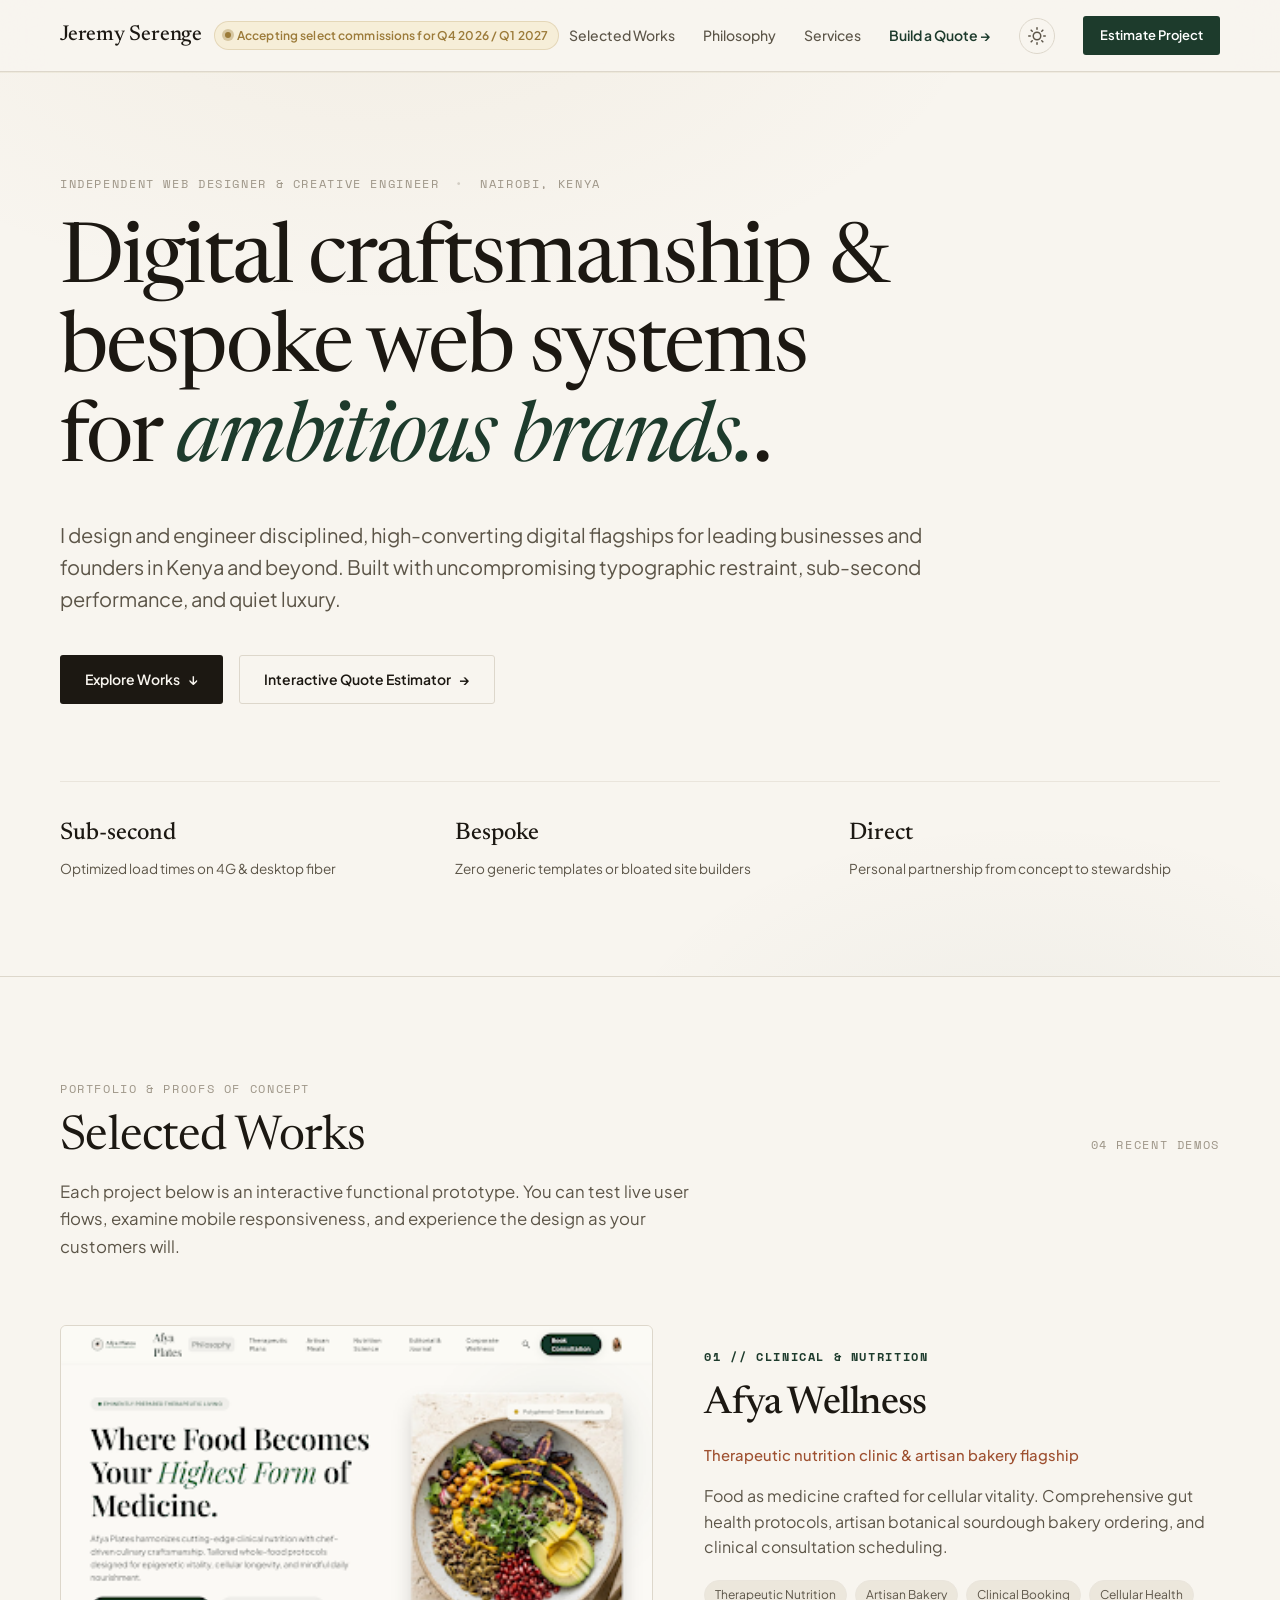
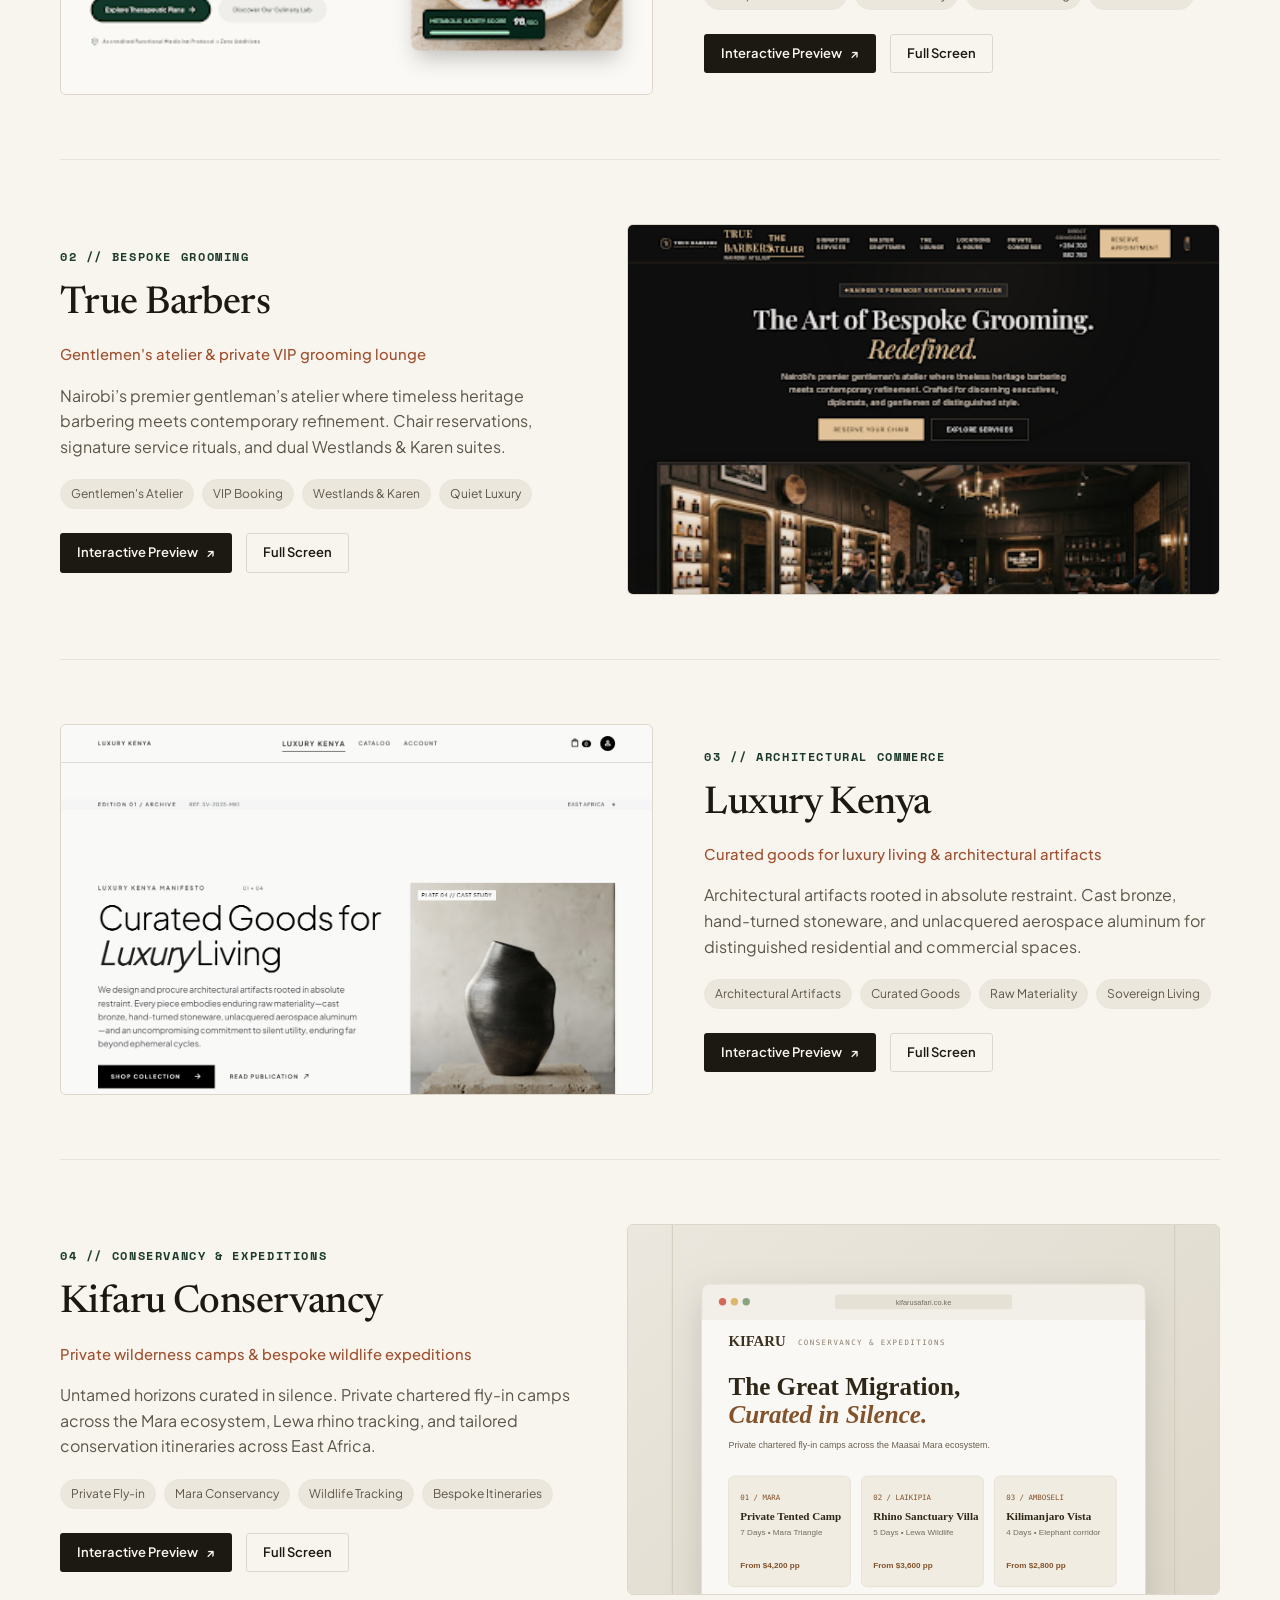
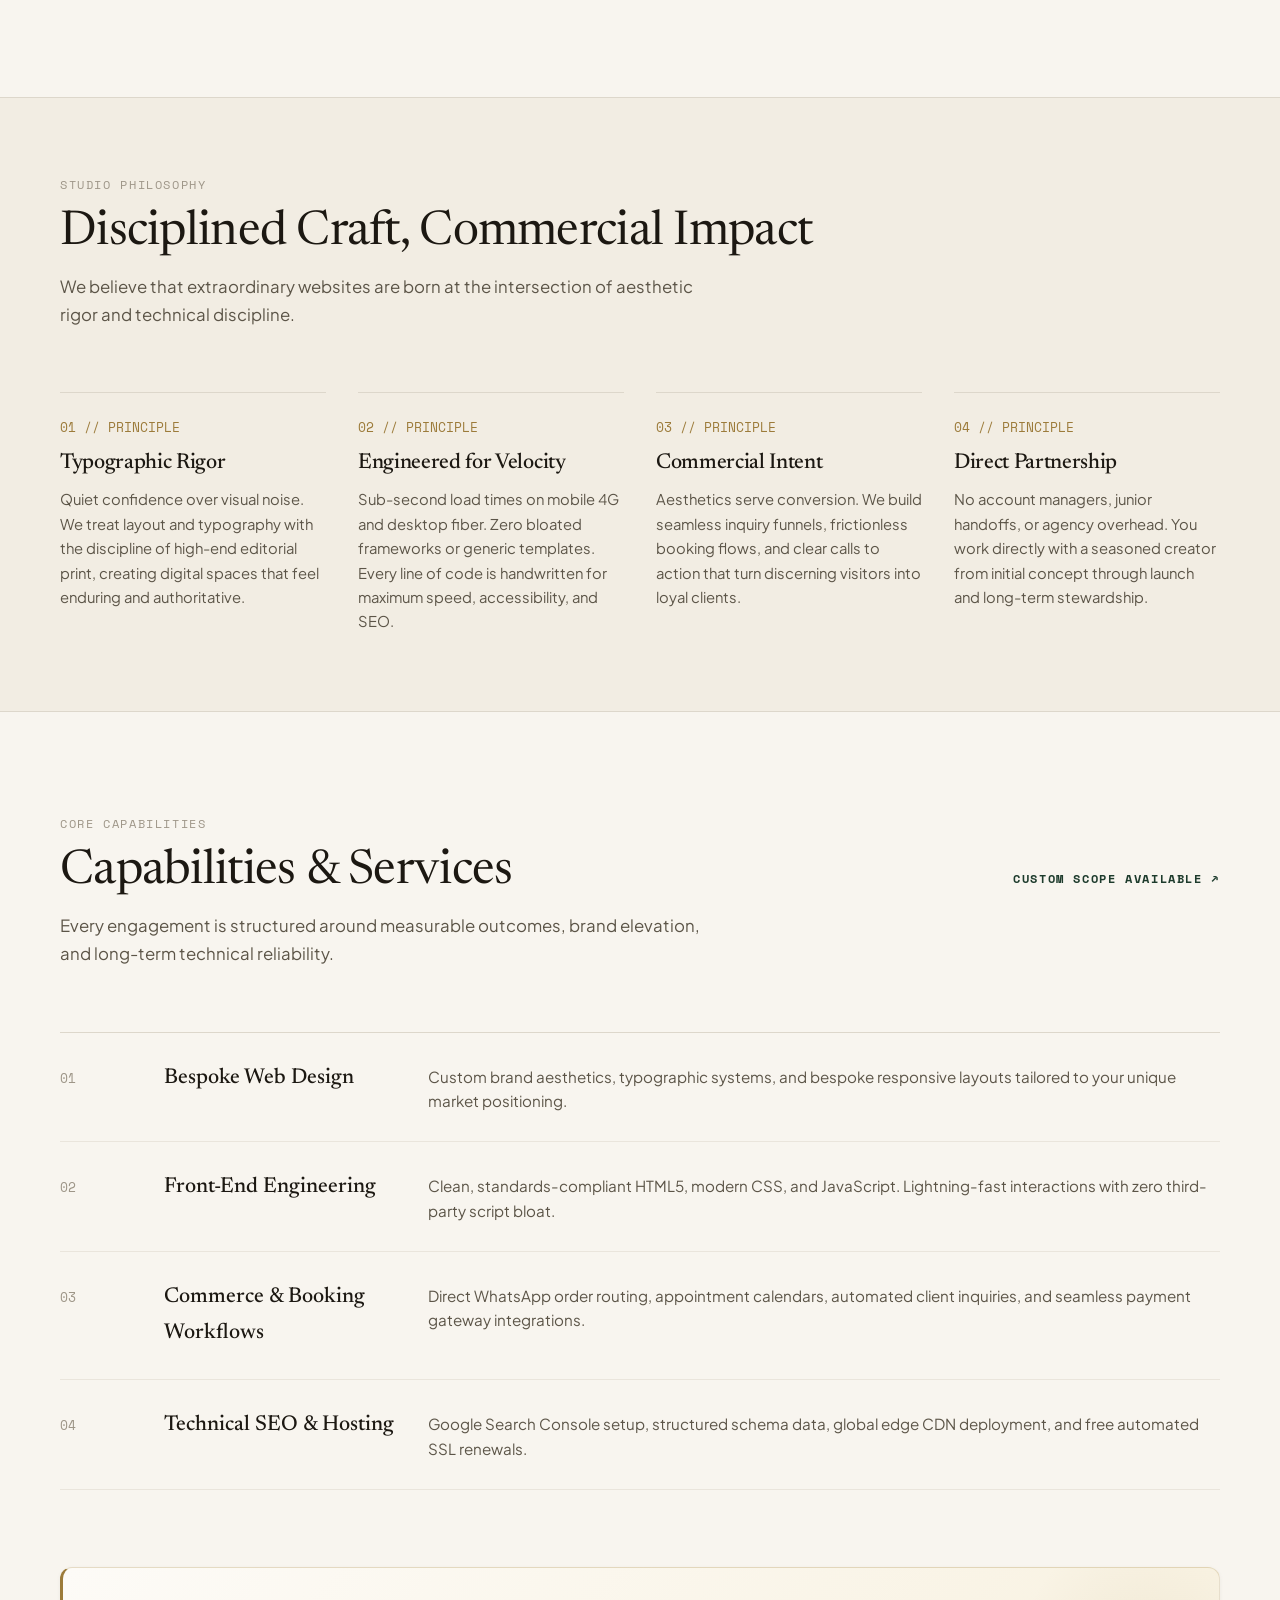
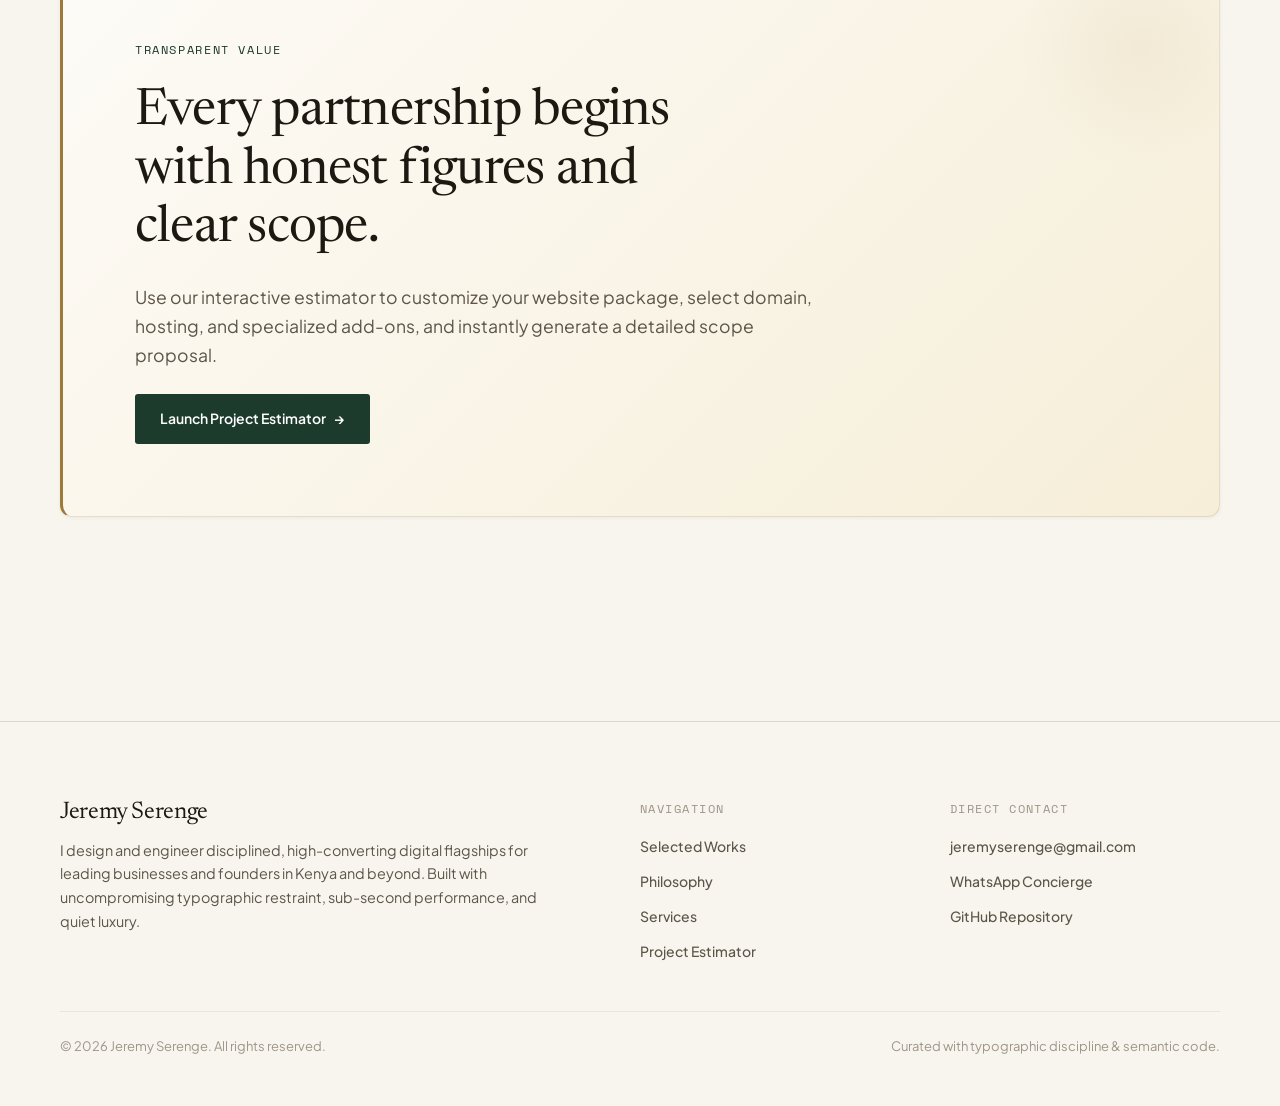
<file: index.html>
<!DOCTYPE html>
<html lang="en">
<head>
  <meta charset="utf-8">
  <meta name="viewport" content="width=device-width, initial-scale=1.0">
  <meta name="robots" content="noindex">
  <title>Jeremy Serenge | Web Designer &amp; Creative Engineer</title>
  
  <link rel="preconnect" href="https://fonts.googleapis.com">
  <link rel="preconnect" href="https://fonts.gstatic.com" crossorigin>
  <link href="https://fonts.googleapis.com/css2?family=Newsreader:ital,opsz,wght@0,6..72,400;0,6..72,500;0,6..72,600;1,6..72,400;1,6..72,500&family=Plus+Jakarta+Sans:wght@400;500;600;700&family=Space+Mono:wght@400;700&display=swap" rel="stylesheet">
  
  <link rel="stylesheet" href="assets/css/main.css">
  <!-- Set theme before first paint to prevent flash -->
  <script>document.documentElement.setAttribute('data-theme', localStorage.getItem('theme') || 'light');</script>
</head>
<body>

  <!-- Site Navigation Header -->
  <header class="site-header">
    <div class="container header-inner">
      <div class="brand-mark">
        <a href="index.html" class="brand-title" id="site-name">Jeremy Serenge</a>
        <div class="status-badge" id="availability-badge">
          <span class="status-dot"></span>
          <span>Available for Commissions</span>
        </div>
      </div>
      
      <nav class="header-nav">
        <a href="#works" class="nav-link">Selected Works</a>
        <a href="#philosophy" class="nav-link">Philosophy</a>
        <a href="#services" class="nav-link">Services</a>
        <a href="quote/index.html" class="nav-link" style="color:var(--accent); font-weight:600;">Build a Quote →</a>
        
        <button class="theme-toggle" id="theme-btn" aria-label="Toggle theme">
          <svg width="18" height="18" viewBox="0 0 24 24" fill="none" stroke="currentColor" stroke-width="2" stroke-linecap="round" stroke-linejoin="round">
            <circle cx="12" cy="12" r="5"></circle>
            <line x1="12" y1="1" x2="12" y2="3"></line>
            <line x1="12" y1="21" x2="12" y2="23"></line>
            <line x1="4.22" y1="4.22" x2="5.64" y2="5.64"></line>
            <line x1="18.36" y1="18.36" x2="19.78" y2="19.78"></line>
            <line x1="1" y1="12" x2="3" y2="12"></line>
            <line x1="21" y1="12" x2="23" y2="12"></line>
            <line x1="4.22" y1="19.78" x2="5.64" y2="18.36"></line>
            <line x1="18.36" y1="5.64" x2="19.78" y2="4.22"></line>
          </svg>
        </button>

        <a href="quote/index.html" class="btn btn-accent btn-sm">Estimate Project</a>
      </nav>
    </div>
  </header>

  <main>
    <!-- Hero Section -->
    <section class="hero-section">
      <div class="container">
        <div class="hero-meta">
          <span class="mono-tag" id="hero-role">INDEPENDENT CREATIVE ENGINEERING</span>
          <span class="mono-tag" style="opacity: 0.4;">•</span>
          <span class="mono-tag" id="hero-location">NAIROBI, KENYA</span>
        </div>
        
        <h1 class="hero-title" id="hero-tagline">
          Digital craftsmanship for <span class="serif-italic" style="color:var(--accent)">ambitious brands.</span>
        </h1>
        
        <p class="hero-bio" id="hero-bio">
          I design and engineer disciplined, high-converting digital flagships for businesses and founders. Built with typographic restraint, sub-second performance, and quiet luxury.
        </p>
        
        <div class="hero-actions">
          <a href="#works" class="btn btn-primary">
            <span>Explore Works</span>
            <span>↓</span>
          </a>
          <a href="quote/index.html" class="btn btn-outline">
            <span>Interactive Quote Estimator</span>
            <span>→</span>
          </a>
        </div>

        <div class="hero-indicators">
          <div class="indicator-item">
            <span class="indicator-value">Sub-second</span>
            <span class="indicator-label">Optimized load times on 4G &amp; desktop fiber</span>
          </div>
          <div class="indicator-item">
            <span class="indicator-value">Bespoke</span>
            <span class="indicator-label">Zero generic templates or bloated site builders</span>
          </div>
          <div class="indicator-item">
            <span class="indicator-value">Direct</span>
            <span class="indicator-label">Personal partnership from concept to stewardship</span>
          </div>
        </div>
      </div>
    </section>

    <!-- Selected Works / Demos Section -->
    <section id="works" style="padding: clamp(4rem, 8vw, 7rem) 0;">
      <div class="container">
        <div class="section-header">
          <span class="mono-tag">PORTFOLIO &amp; PROOFS OF CONCEPT</span>
          <div class="section-title-wrap">
            <h2 class="section-title">Selected Works</h2>
            <span class="mono-tag" id="works-count">03 RECENT DEMOS</span>
          </div>
          <p class="section-desc">
            Each project below is an interactive functional prototype. You can test live user flows, examine mobile responsiveness, and experience the design as your customers will.
          </p>
        </div>

        <div class="works-grid" id="works-container">
          <!-- Dynamically populated from site-data.js -->
        </div>
      </div>
    </section>

    <!-- Philosophy & Principles -->
    <section id="philosophy" style="padding: clamp(3rem, 6vw, 6rem) 0; background: var(--bg-subtle); border-top: 1px solid var(--border); border-bottom: 1px solid var(--border);">
      <div class="container">
        <div class="section-header">
          <span class="mono-tag">STUDIO PHILOSOPHY</span>
          <h2 class="section-title">Disciplined Craft, Commercial Impact</h2>
          <p class="section-desc">
            We believe that extraordinary websites are born at the intersection of aesthetic rigor and technical discipline.
          </p>
        </div>

        <div class="philosophy-grid" id="philosophy-container">
          <!-- Dynamically populated from site-data.js -->
        </div>
      </div>
    </section>

    <!-- Capabilities & Services -->
    <section id="services" style="padding: clamp(4rem, 8vw, 7rem) 0;">
      <div class="container">
        <div class="section-header">
          <span class="mono-tag">CORE CAPABILITIES</span>
          <div class="section-title-wrap">
            <h2 class="section-title">Capabilities &amp; Services</h2>
            <a href="quote/index.html" class="mono-tag" style="color:var(--accent); font-weight:700;">CUSTOM SCOPE AVAILABLE ↗</a>
          </div>
          <p class="section-desc">
            Every engagement is structured around measurable outcomes, brand elevation, and long-term technical reliability.
          </p>
        </div>

        <div class="services-list" id="services-container">
          <!-- Dynamically populated from site-data.js -->
        </div>

        <!-- Invitation to Quote Builder -->
        <div class="cta-banner">
          <span class="mono-tag" style="color:var(--accent);">TRANSPARENT VALUE</span>
          <h2>Every partnership begins with honest figures and clear scope.</h2>
          <p>
            Use our interactive estimator to customize your website package, select domain, hosting, and specialized add-ons, and instantly generate a detailed scope proposal.
          </p>
          <a href="quote/index.html" class="btn btn-accent">
            <span>Launch Project Estimator</span>
            <span>→</span>
          </a>
        </div>
      </div>
    </section>
  </main>

  <!-- Interactive Device Preview Modal -->
  <div class="preview-modal-backdrop" id="preview-modal" aria-hidden="true">
    <div class="preview-modal-box">
      <div class="preview-modal-header">
        <div style="display:flex; align-items:center; gap:16px;">
          <strong id="preview-title" style="font-family:var(--font-serif); font-size:1.15rem;">Live Demo Preview</strong>
          <div class="preview-device-switcher">
            <button class="device-btn active" id="btn-desktop" onclick="setPreviewDevice('desktop')">Desktop View</button>
            <button class="device-btn" id="btn-mobile" onclick="setPreviewDevice('mobile')">Mobile View</button>
          </div>
        </div>
        <div style="display:flex; align-items:center; gap:12px;">
          <a id="preview-external" href="#" target="_blank" rel="noopener" class="btn btn-outline btn-sm">Open in Tab ↗</a>
          <button class="btn btn-sm btn-outline" onclick="closePreviewModal()" style="padding:6px 12px;">✕ Close</button>
        </div>
      </div>
      <div class="preview-frame-wrap">
        <iframe id="preview-iframe" class="preview-frame" src="about:blank" title="Demo preview"></iframe>
      </div>
    </div>
  </div>

  <!-- Site Footer -->
  <footer class="site-footer">
    <div class="container">
      <div class="footer-grid">
        <div class="footer-brand">
          <h3 style="font-size:1.5rem;" id="footer-name">Jeremy Serenge</h3>
          <p style="color:var(--text-secondary); font-size:0.9rem;" id="footer-bio">
            Independent web design &amp; creative engineering. Crafting digital flagships for leading businesses in Nairobi and internationally.
          </p>
        </div>
        <div class="footer-nav-col">
          <span class="footer-heading">Navigation</span>
          <a href="#works" class="nav-link">Selected Works</a>
          <a href="#philosophy" class="nav-link">Philosophy</a>
          <a href="#services" class="nav-link">Services</a>
          <a href="quote/index.html" class="nav-link">Project Estimator</a>
        </div>
        <div class="footer-nav-col">
          <span class="footer-heading">Direct Contact</span>
          <a id="footer-email" href="mailto:you@example.com" class="nav-link">Email</a>
          <a id="footer-wa" href="https://wa.me/" target="_blank" rel="noopener" class="nav-link">WhatsApp Concierge</a>
          <a id="footer-github" href="#" target="_blank" rel="noopener" class="nav-link">GitHub Repository</a>
        </div>
      </div>

      <div class="footer-bottom">
        <span>&copy; <span id="year">2026</span> <span id="footer-cr-name">Jeremy Serenge</span>. All rights reserved.</span>
        <span>Curated with typographic discipline &amp; semantic code.</span>
      </div>
    </div>
  </footer>

  <script src="assets/site-data.js"></script>
  <script>
    const S = window.SITE;

    // Theme Management
    const themeBtn = document.getElementById('theme-btn');
    const currentTheme = localStorage.getItem('theme') || 'light';
    document.documentElement.setAttribute('data-theme', currentTheme);

    themeBtn.addEventListener('click', () => {
      const active = document.documentElement.getAttribute('data-theme');
      const next = active === 'dark' ? 'light' : 'dark';
      document.documentElement.setAttribute('data-theme', next);
      localStorage.setItem('theme', next);
    });

    // Populate Hero & Identity
    if (S.me) {
      document.getElementById('site-name').textContent = S.me.name;
      document.getElementById('footer-name').textContent = S.me.name;
      document.getElementById('footer-cr-name').textContent = S.me.name;
      document.title = `${S.me.name} — Web Designer & Creative Engineer`;
      
      if (S.me.role) document.getElementById('hero-role').textContent = S.me.role.toUpperCase();
      if (S.me.location) document.getElementById('hero-location').textContent = S.me.location.toUpperCase();
      if (S.me.tagline) document.getElementById('hero-tagline').innerHTML = S.me.tagline.replace(/ambitious brands/i, '<span class="serif-italic" style="color:var(--accent)">ambitious brands.</span>');
      if (S.me.bio) {
        document.getElementById('hero-bio').textContent = S.me.bio;
        document.getElementById('footer-bio').textContent = S.me.bio;
      }
      if (S.me.status) {
        document.getElementById('availability-badge').innerHTML = `<span class="status-dot"></span><span>${S.me.status}</span>`;
      }
      if (S.me.email) {
        document.getElementById('footer-email').href = `mailto:${S.me.email}`;
        document.getElementById('footer-email').textContent = S.me.email;
      }
      if (S.me.whatsapp) {
        const cleanWa = S.me.whatsapp.toString().replace(/[^0-9]/g, '');
        document.getElementById('footer-wa').href = `https://wa.me/${cleanWa}?text=${encodeURIComponent('Hello Jeremy, I reviewed your portfolio and would like to discuss a project.')}`;
      }
      if (S.me.github) {
        document.getElementById('footer-github').href = S.me.github;
      }
    }

    // Populate Works Grid
    const worksContainer = document.getElementById('works-container');
    if (S.work && worksContainer) {
      document.getElementById('works-count').textContent = `0${S.work.length} RECENT DEMOS`;
      worksContainer.innerHTML = S.work.map((w, idx) => {
        const isRev = idx % 2 === 1;
        const tags = (w.tags || []).map(t => `<span class="tag-badge">${t}</span>`).join('');
        return `
          <article class="work-card ${isRev ? 'reverse' : ''}">
            <div class="work-visual" onclick="openPreview('${w.demo}', '${w.title}')" style="cursor:pointer;" title="Click to view interactive preview">
              <img class="work-img" src="${w.shot}" alt="${w.title} interactive preview mockup" loading="lazy">
            </div>
            <div class="work-content">
              <div class="work-meta-top">
                <span class="mono-tag" style="color:var(--accent); font-weight:700;">${w.category || `PROJECT 0${idx+1}`}</span>
              </div>
              <h3 class="work-title">${w.title}</h3>
              <p class="work-type">${w.type}</p>
              <p class="work-blurb">${w.blurb}</p>
              <div class="work-tags">${tags}</div>
              <div class="work-links">
                <button class="btn btn-primary btn-sm" onclick="openPreview('${w.demo}', '${w.title}')">
                  <span>Interactive Preview</span>
                  <span>↗</span>
                </button>
                <a href="${w.demo}" target="_blank" rel="noopener" class="btn btn-outline btn-sm">Full Screen</a>
                ${w.live ? `<a href="${w.live}" target="_blank" rel="noopener" class="nav-link" style="font-size:0.825rem; font-weight:600;">Visit Live Site ↗</a>` : ''}
              </div>
            </div>
          </article>
        `;
      }).join('');
    }

    // Populate Philosophy
    const philosophyContainer = document.getElementById('philosophy-container');
    if (S.philosophy && philosophyContainer) {
      philosophyContainer.innerHTML = S.philosophy.map(p => `
        <div class="philosophy-item">
          <span class="philosophy-num">${p.number} // PRINCIPLE</span>
          <h3 class="philosophy-title">${p.title}</h3>
          <p class="philosophy-desc">${p.description}</p>
        </div>
      `).join('');
    }

    // Populate Services
    const servicesContainer = document.getElementById('services-container');
    if (S.services && servicesContainer) {
      servicesContainer.innerHTML = S.services.map(s => `
        <div class="service-row">
          <span class="service-num">${s.number}</span>
          <div class="service-name">${s.name}</div>
          <p class="service-summary">${s.summary}</p>
        </div>
      `).join('');
    }

    // Preview Modal Logic
    const modal = document.getElementById('preview-modal');
    const iframe = document.getElementById('preview-iframe');
    const previewTitle = document.getElementById('preview-title');
    const previewExternal = document.getElementById('preview-external');
    const btnDesktop = document.getElementById('btn-desktop');
    const btnMobile = document.getElementById('btn-mobile');

    window.openPreview = function(url, title) {
      previewTitle.textContent = `${title} — Interactive Concept`;
      previewExternal.href = url;
      iframe.src = url;
      modal.classList.add('open');
      modal.setAttribute('aria-hidden', 'false');
      document.body.style.overflow = 'hidden';
      setPreviewDevice('desktop');
    };

    window.closePreviewModal = function() {
      modal.classList.remove('open');
      modal.setAttribute('aria-hidden', 'true');
      iframe.src = 'about:blank';
      document.body.style.overflow = '';
    };

    window.setPreviewDevice = function(mode) {
      if (mode === 'mobile') {
        iframe.classList.add('phone-mode');
        btnMobile.classList.add('active');
        btnDesktop.classList.remove('active');
      } else {
        iframe.classList.remove('phone-mode');
        btnDesktop.classList.add('active');
        btnMobile.classList.remove('active');
      }
    };

    modal.addEventListener('click', (e) => {
      if (e.target === modal) closePreviewModal();
    });

    document.addEventListener('keydown', (e) => {
      if (e.key === 'Escape' && modal.classList.contains('open')) {
        closePreviewModal();
      }
    });

    document.getElementById('year').textContent = new Date().getFullYear();
  </script>
</body>
</html>
</file>
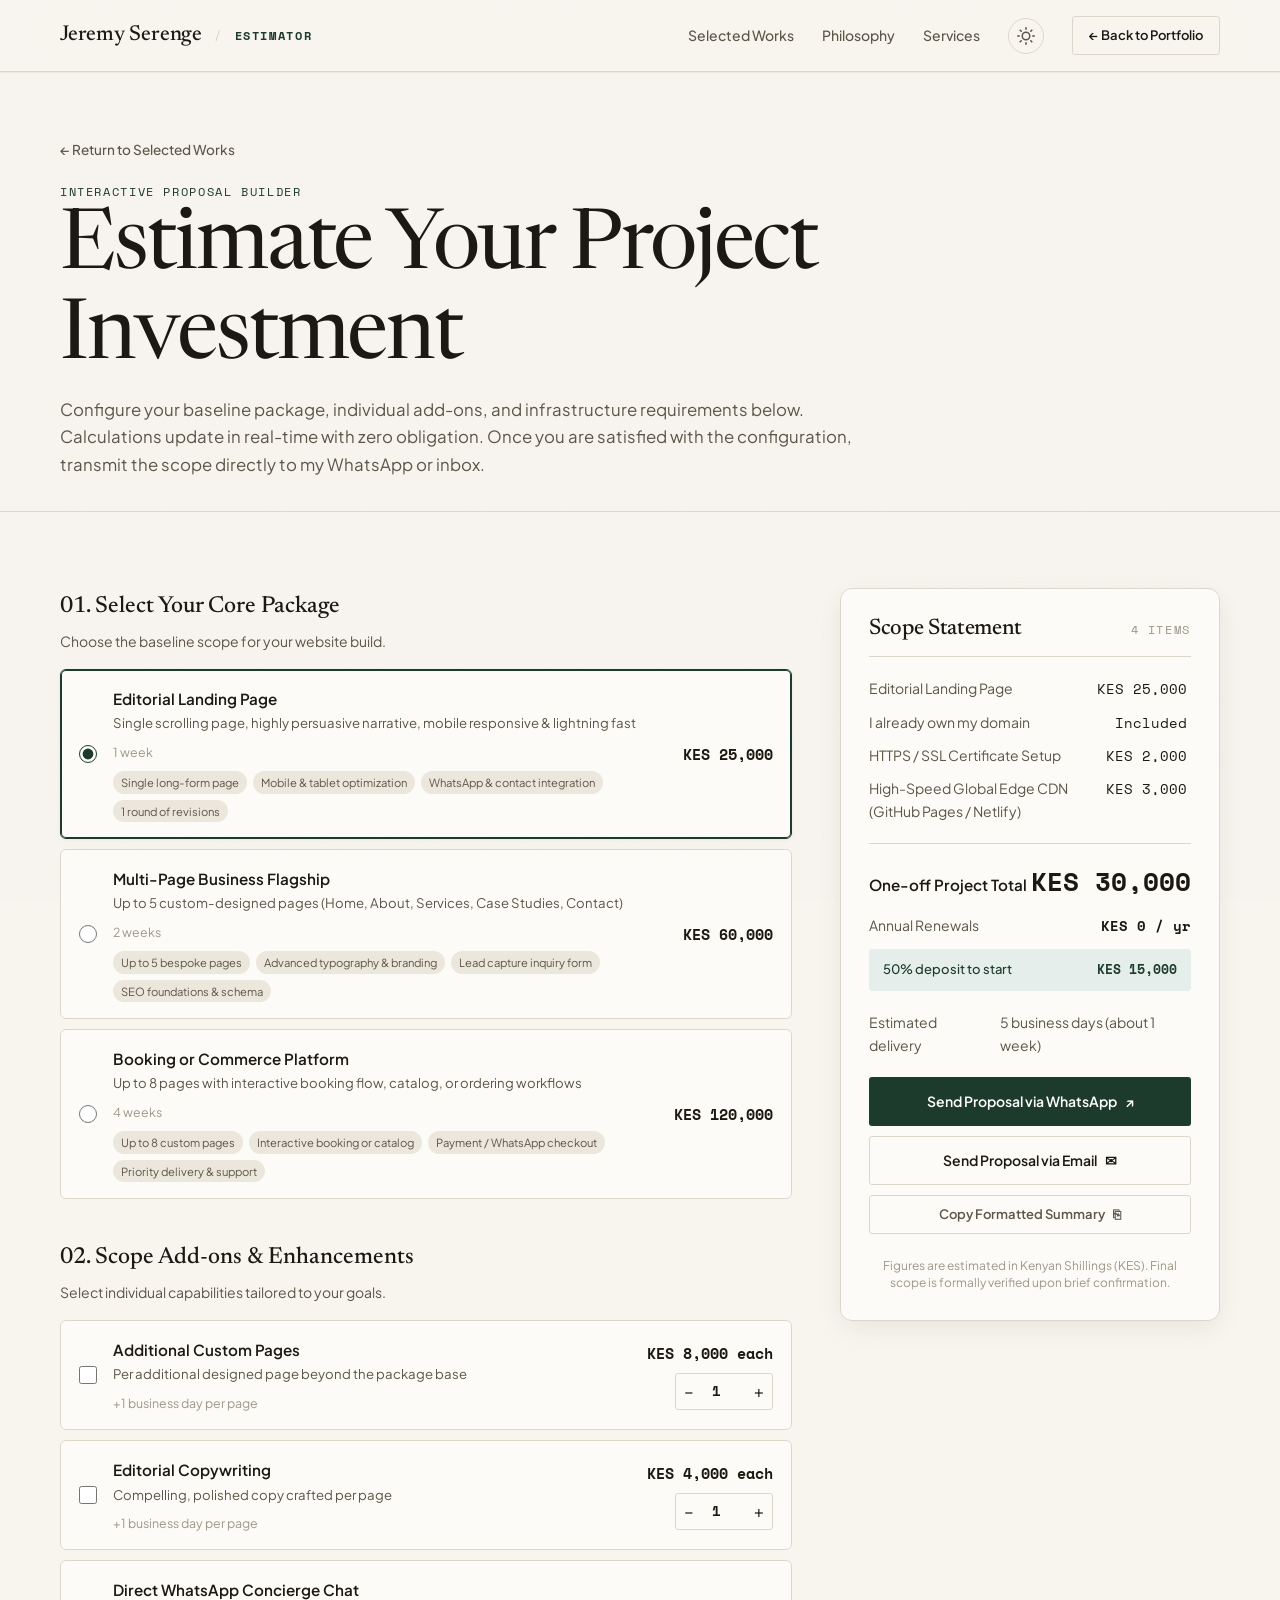
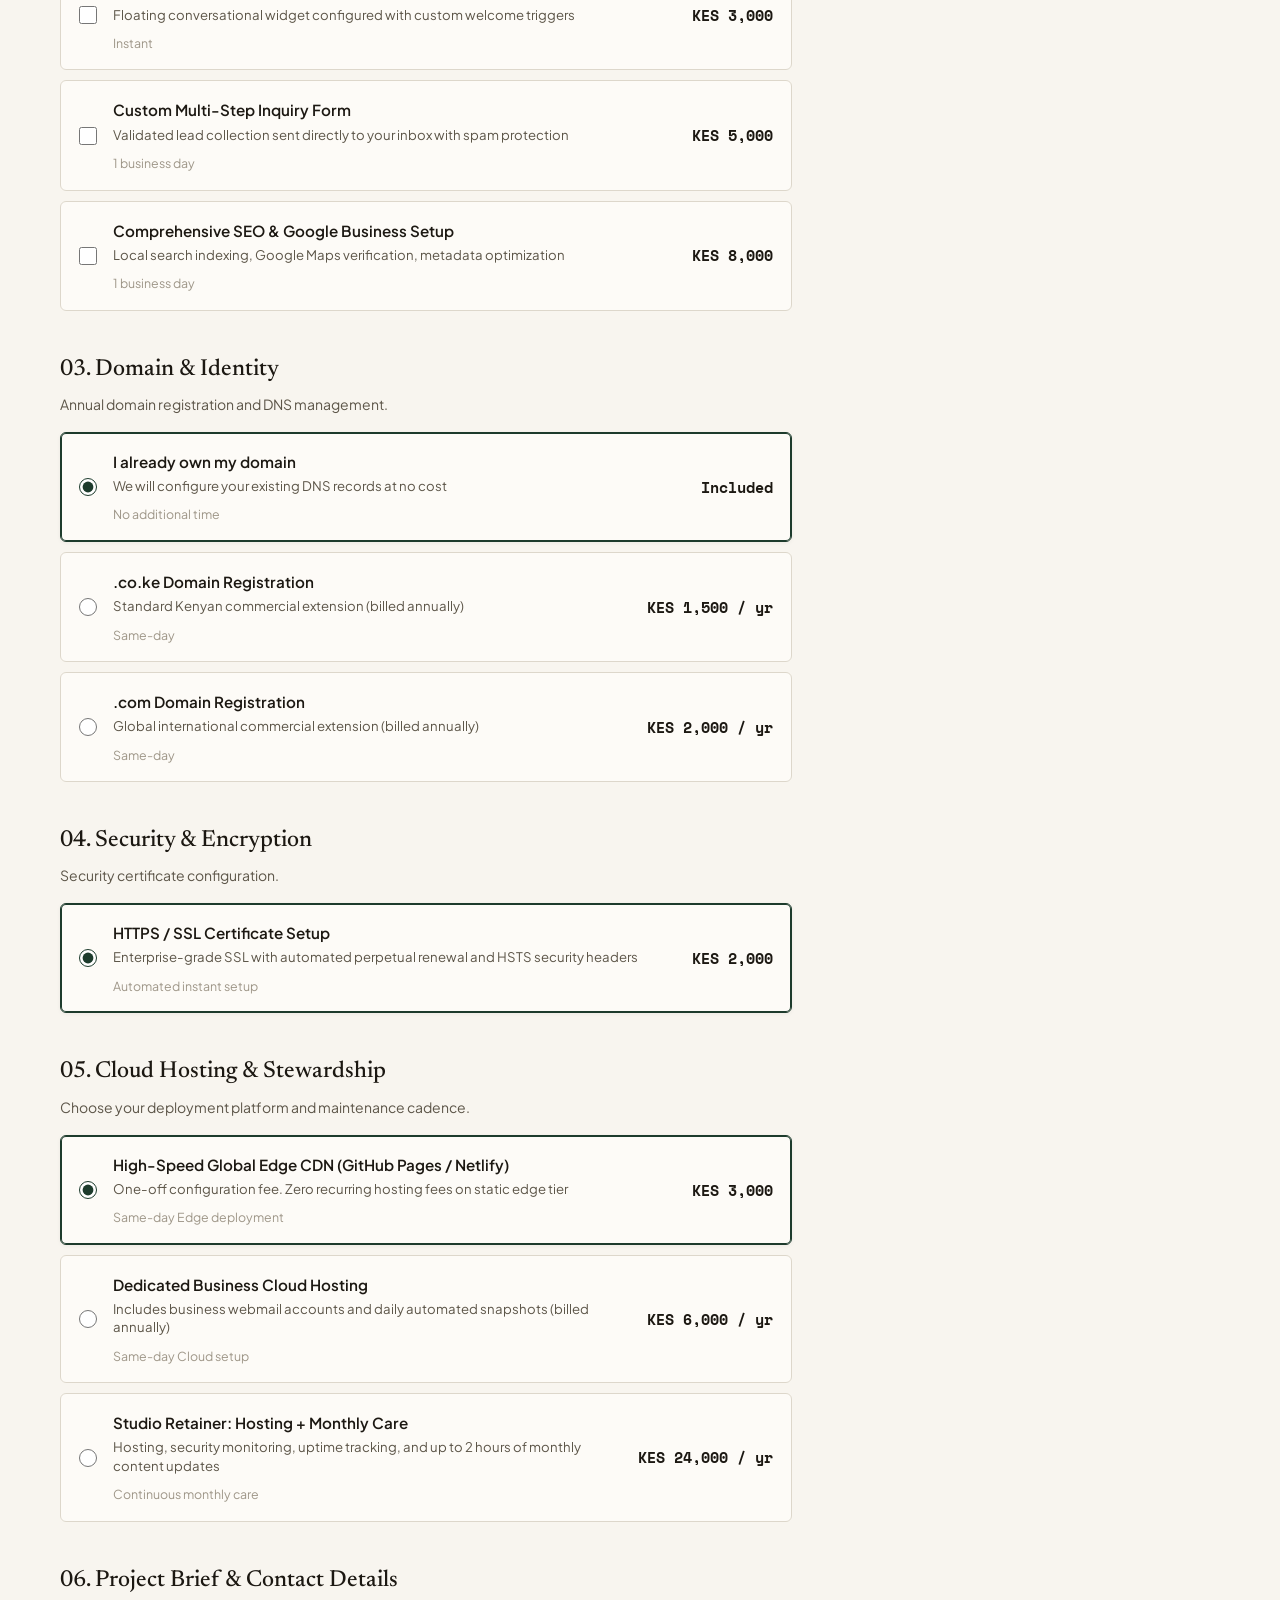
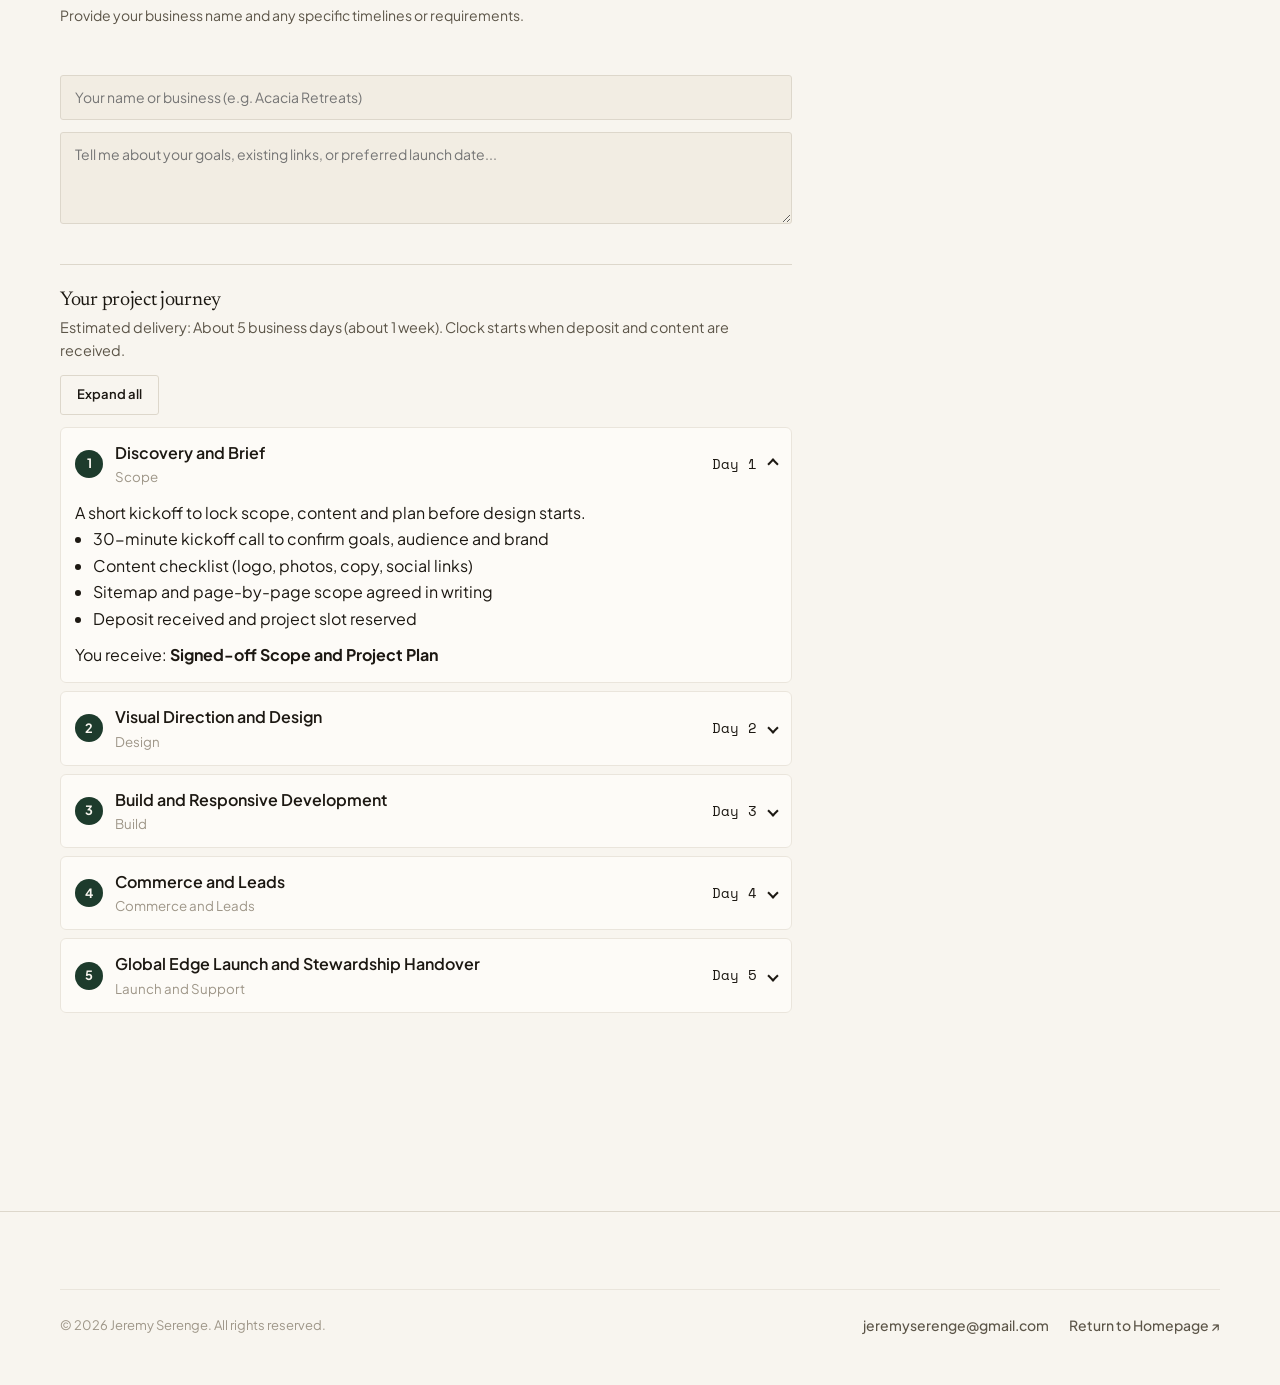
<file: quote/index.html>
<!DOCTYPE html>
<html lang="en">
<head>
  <meta charset="utf-8">
  <meta name="viewport" content="width=device-width, initial-scale=1.0">
  <meta name="robots" content="noindex">
  <title>Project Investment Estimator | Jeremy Serenge</title>
  
  <link rel="preconnect" href="https://fonts.googleapis.com">
  <link rel="preconnect" href="https://fonts.gstatic.com" crossorigin>
  <link href="https://fonts.googleapis.com/css2?family=Newsreader:ital,opsz,wght@0,6..72,400;0,6..72,500;0,6..72,600;1,6..72,400;1,6..72,500&family=Plus+Jakarta+Sans:wght@400;500;600;700&family=Space+Mono:wght@400;700&display=swap" rel="stylesheet">
  
  <link rel="stylesheet" href="../assets/css/main.css">
  <!-- Set theme before first paint to prevent flash -->
  <script>document.documentElement.setAttribute('data-theme', localStorage.getItem('theme') || 'light');</script>
  <style>
    /* Estimator-specific adjustments */
    .quote-hero {
      padding-top: clamp(2.5rem, 5vw, 4rem);
      padding-bottom: 2rem;
      border-bottom: 1px solid var(--border);
    }
    .back-nav {
      display: inline-flex;
      align-items: center;
      gap: 8px;
      font-size: 0.85rem;
      font-weight: 500;
      color: var(--text-secondary);
      margin-bottom: 16px;
      transition: color 0.15s ease;
    }
    .back-nav:hover {
      color: var(--text);
    }
    .toast {
      position: fixed;
      bottom: 80px;
      left: 50%;
      transform: translateX(-50%) translateY(20px);
      background: var(--text);
      color: var(--bg);
      padding: 10px 20px;
      border-radius: var(--radius-pill);
      font-size: 0.85rem;
      font-weight: 600;
      opacity: 0;
      pointer-events: none;
      transition: all 0.25s cubic-bezier(0.16, 1, 0.3, 1);
      z-index: 1000;
      box-shadow: var(--shadow-lg);
    }
    .toast.show {
      opacity: 1;
      transform: translateX(-50%) translateY(0);
    }
  </style>
</head>
<body>

  <!-- Site Navigation Header -->
  <header class="site-header">
    <div class="container header-inner">
      <div class="brand-mark">
        <a href="../index.html" class="brand-title" id="site-name">Jeremy Serenge</a>
        <span class="mono-tag" style="opacity:0.4;">/</span>
        <span class="mono-tag" style="color:var(--accent); font-weight:700;">ESTIMATOR</span>
      </div>
      
      <nav class="header-nav">
        <a href="../index.html#works" class="nav-link">Selected Works</a>
        <a href="../index.html#philosophy" class="nav-link">Philosophy</a>
        <a href="../index.html#services" class="nav-link">Services</a>
        
        <button class="theme-toggle" id="theme-btn" aria-label="Toggle theme">
          <svg width="18" height="18" viewBox="0 0 24 24" fill="none" stroke="currentColor" stroke-width="2" stroke-linecap="round" stroke-linejoin="round">
            <circle cx="12" cy="12" r="5"></circle>
            <line x1="12" y1="1" x2="12" y2="3"></line>
            <line x1="12" y1="21" x2="12" y2="23"></line>
            <line x1="4.22" y1="4.22" x2="5.64" y2="5.64"></line>
            <line x1="18.36" y1="18.36" x2="19.78" y2="19.78"></line>
            <line x1="1" y1="12" x2="3" y2="12"></line>
            <line x1="21" y1="12" x2="23" y2="12"></line>
            <line x1="4.22" y1="19.78" x2="5.64" y2="18.36"></line>
            <line x1="18.36" y1="5.64" x2="19.78" y2="4.22"></line>
          </svg>
        </button>

        <a href="../index.html" class="btn btn-outline btn-sm">← Back to Portfolio</a>
      </nav>
    </div>
  </header>

  <main>
    <!-- Estimator Introduction -->
    <section class="quote-hero">
      <div class="container">
        <a href="../index.html" class="back-nav">← Return to Selected Works</a>
        <div class="section-title-wrap">
          <div>
            <span class="mono-tag" style="color:var(--accent);">INTERACTIVE PROPOSAL BUILDER</span>
            <h1 class="hero-title" style="margin-bottom:12px;">Estimate Your Project Investment</h1>
          </div>
        </div>
        <p class="section-desc" style="max-width:68ch;">
          Configure your baseline package, individual add-ons, and infrastructure requirements below. Calculations update in real-time with zero obligation. Once you are satisfied with the configuration, transmit the scope directly to my WhatsApp or inbox.
        </p>
      </div>
    </section>

    <!-- Estimator Form & Interactive Statement -->
    <section style="padding: 2.5rem 0 6rem;">
      <div class="container">
        <div class="quote-layout">
          <!-- Left Column: Form Controls -->
          <div class="quote-form-col">
            <form id="quote-form" onsubmit="return false">
              <div id="pricing-groups-container">
                <!-- Dynamically generated from site-data.js -->
              </div>

              <!-- Client Information & Scope Notes -->
              <fieldset class="quote-group" style="border-top:1px solid var(--border); padding-top:32px;">
                <legend class="quote-legend">
                  <span class="quote-legend-title">06. Project Brief &amp; Contact Details</span>
                  <span class="quote-legend-desc">Provide your business name and any specific timelines or requirements.</span>
                </legend>
                
                <div class="quote-inputs-group">
                  <input type="text" id="client-name" class="quote-field" placeholder="Your name or business (e.g. Acacia Retreats)" autocomplete="name">
                  <textarea id="client-notes" class="quote-field" rows="3" placeholder="Tell me about your goals, existing links, or preferred launch date..."></textarea>
                </div>
              </fieldset>
            </form>
            <section class="journey-section" id="project-journey" aria-labelledby="journey-title">
              <div class="journey-header">
                <div><h3 id="journey-title" class="journey-title">Your project journey</h3>
                <p class="journey-sub" id="journey-sub">Estimated timeline for your selected scope</p></div>
                <button type="button" class="btn btn-outline btn-sm" id="journey-toggle-all">Expand all</button>
              </div>
              <div id="journey-container" class="journey-list"></div>
            </section>
          </div>

          <!-- Right Column: Sticky Statement of Investment -->
          <aside class="quote-summary-card" id="summary-section">
            <div class="summary-heading">
              <h2 class="summary-title">Scope Statement</h2>
              <span class="mono-tag" id="summary-item-count">0 ITEMS</span>
            </div>

            <ul class="summary-items-list" id="summary-lines">
              <!-- Itemized line items populated by JS -->
            </ul>

            <div class="summary-totals">
              <div class="total-row">
                <span style="font-weight:600; font-size:0.95rem;">One-off Project Total</span>
                <span class="total-main" id="total-once">KES 0</span>
              </div>
              <div class="total-row" style="color:var(--text-secondary); font-size:0.875rem;">
                <span>Annual Renewals</span>
                <span class="opt-price" id="total-year" style="font-size:0.875rem;">KES 0 / yr</span>
              </div>
              <div class="deposit-callout" id="deposit-box">
                <span id="deposit-label">50% deposit to commence</span>
                <span id="deposit-amount" style="font-family:var(--font-mono); font-weight:700;">KES 0</span>
              </div>
              <div class="delivery-row"><span>Estimated delivery</span><span id="delivery-days"></span></div>
            </div>

            <div class="quote-btn-stack">
              <a class="btn btn-accent" id="btn-whatsapp" target="_blank" rel="noopener">
                <span>Send Proposal via WhatsApp</span>
                <span>↗</span>
              </a>
              <a class="btn btn-outline" id="btn-email">
                <span>Send Proposal via Email</span>
                <span>✉</span>
              </a>
              <button type="button" class="btn btn-outline btn-sm" id="btn-copy" onclick="copyQuoteSummary()" style="color:var(--text-secondary);">
                <span>Copy Formatted Summary</span>
                <span>⎘</span>
              </button>
            </div>

            <p style="font-size:0.75rem; color:var(--text-tertiary); line-height:1.4; text-align:center; margin-top:4px;">
              Figures are estimated in Kenyan Shillings (KES). Final scope is formally verified upon brief confirmation.
            </p>
          </aside>
        </div>
      </div>
    </section>
  </main>

  <!-- Mobile Floating Quick Bar -->
  <div class="mobile-quote-bar">
    <div class="mobile-quote-total-group">
      <span class="mobile-total-label">Estimated Investment</span>
      <span class="mobile-total-val" id="mobile-bar-total">KES 0</span>
    </div>
    <button class="btn btn-accent btn-sm" onclick="scrollToSummary()">
      <span>Review &amp; Transmit</span>
      <span>↑</span>
    </button>
  </div>

  <!-- Toast Notification -->
  <div class="toast" id="toast">Summary copied to clipboard</div>

  <!-- Site Footer -->
  <footer class="site-footer">
    <div class="container">
      <div class="footer-bottom">
        <span>&copy; <span id="year">2026</span> <span id="footer-cr-name">Jeremy Serenge</span>. All rights reserved.</span>
        <div style="display:flex; align-items:center; gap:20px; flex-wrap:wrap;">
          <a id="footer-email-link" href="mailto:jeremyserenge@gmail.com" class="nav-link">jeremyserenge@gmail.com</a>
          <a href="../index.html" class="nav-link">Return to Homepage ↗</a>
        </div>
      </div>
    </div>
  </footer>

  <script src="../assets/site-data.js"></script>
  <script src="../assets/timeline.js"></script>
  <script>
    const S = window.SITE;
    const P = S.pricing;
    const currency = P.currency || 'KES';
    const kes = n => `${currency} ${Math.round(n).toLocaleString('en-US')}`;

    // Theme Management
    const themeBtn = document.getElementById('theme-btn');
    const currentTheme = localStorage.getItem('theme') || 'light';
    document.documentElement.setAttribute('data-theme', currentTheme);

    themeBtn.addEventListener('click', () => {
      const active = document.documentElement.getAttribute('data-theme');
      const next = active === 'dark' ? 'light' : 'dark';
      document.documentElement.setAttribute('data-theme', next);
      localStorage.setItem('theme', next);
    });

    if (S.me) {
      document.getElementById('site-name').textContent = S.me.name;
      document.getElementById('footer-cr-name').textContent = S.me.name;
      document.title = `Project Investment Estimator | ${S.me.name}`;
      if (S.me.email) {
        const emailEl = document.getElementById('footer-email-link');
        if (emailEl) {
          emailEl.href = `mailto:${S.me.email}`;
          emailEl.textContent = S.me.email;
        }
      }
    }

    // Render Pricing Groups
    const groupsContainer = document.getElementById('pricing-groups-container');
    groupsContainer.innerHTML = P.groups.map(g => {
      const isMulti = !!g.multi;
      const inputType = isMulti ? 'checkbox' : 'radio';

      const itemsHtml = g.items.map((it, i) => {
        const isChecked = !isMulti && i === 0;
        const featuresHtml = it.features ? `
          <div class="opt-features">
            ${it.features.map(f => `<span class="opt-pill">${f}</span>`).join('')}
          </div>` : '';

        const stepperHtml = it.qty ? `
          <div class="opt-qty-stepper" onclick="event.stopPropagation()">
            <button type="button" class="qty-btn" onclick="stepQty('${it.id}', -1)">−</button>
            <input type="number" class="qty-input" min="1" max="20" value="1" data-q="${it.id}" aria-label="Quantity" oninput="calculateQuote()">
            <button type="button" class="qty-btn" onclick="stepQty('${it.id}', 1)">+</button>
          </div>` : '';

        return `
          <label class="quote-card-opt" for="opt-${it.id}">
            <input type="${inputType}" name="${g.id}" id="opt-${it.id}" value="${it.id}" ${isChecked ? 'checked' : ''} onchange="calculateQuote()">
            <div class="opt-details">
              <span class="opt-label">${it.label}</span>
              ${it.note ? `<span class="opt-note">${it.note}</span>` : ''}
              ${it.timeframe ? `<span class="opt-timeframe">${it.timeframe}</span>` : ''}
              ${featuresHtml}
            </div>
            <div class="opt-price-col">
              <span class="opt-price">
                ${it.price ? kes(it.price) + (it.per === 'year' ? ' / yr' : '') + (it.qty ? ' each' : '') : 'Included'}
              </span>
              ${stepperHtml}
            </div>
          </label>
        `;
      }).join('');

      return `
        <fieldset class="quote-group">
          <legend class="quote-legend">
            <span class="quote-legend-title">${g.title}</span>
            ${g.description ? `<span class="quote-legend-desc">${g.description}</span>` : ''}
          </legend>
          <div class="options-stack">
            ${itemsHtml}
          </div>
        </fieldset>
      `;
    }).join('');

    window.stepQty = function(id, delta) {
      const input = document.querySelector(`[data-q="${id}"]`);
      if (!input) return;
      const current = parseInt(input.value, 10) || 1;
      const next = Math.max(1, current + delta);
      input.value = next;
      // Also ensure parent checkbox is checked
      const checkbox = document.getElementById(`opt-${id}`);
      if (checkbox && !checkbox.checked) checkbox.checked = true;
      calculateQuote();
    };

    let cachedSummaryText = '';

    function renderJourneyUI() {
      const c = document.getElementById('journey-container');
      c.innerHTML = (P.journey || []).map((s, i) => `<details class="journey-stage" data-idx="${i}"${i === 0 ? ' open' : ''}>
        <summary><span class="journey-num">${i + 1}</span><span class="journey-phase">${s.phase}<small>${s.badge}</small></span><span class="journey-range"></span></summary>
        <div class="journey-body"><p>${s.summary}</p><ul>${s.steps.map(x => `<li>${x}</li>`).join('')}</ul><p class="journey-deliverable">You receive: <strong>${s.deliverable}</strong></p></div></details>`).join('');
      const btn = document.getElementById('journey-toggle-all');
      btn.onclick = () => {
        const all = Array.from(c.querySelectorAll('details'));
        const open = all.every(d => d.open);
        all.forEach(d => d.open = !open);
        btn.textContent = open ? 'Expand all' : 'Collapse all';
      };
    }

    function updateJourney(total) {
      const days = Timeline.allocateStageDays(total, P.journey);
      let end = 0;
      document.querySelectorAll('#journey-container details').forEach((d, i) => {
        const start = end + 1;
        end += days[i];
        d.querySelector('.journey-range').textContent = days[i] === 1 ? `Day ${start}` : `Days ${start} - ${end}`;
      });
      document.getElementById('delivery-days').textContent = `${total} business days (${Timeline.weeksText(total)})`;
      document.getElementById('journey-sub').textContent = Timeline.deliveryLine(total);
    }

    window.calculateQuote = function() {
      let onceTotal = 0;
      let yearTotal = 0;
      let lineItems = [];

      P.groups.forEach(g => {
        g.items.forEach(it => {
          const input = document.querySelector(`input[name="${g.id}"][value="${it.id}"]`);
          if (!input || !input.checked) return;

          const qtyEl = document.querySelector(`[data-q="${it.id}"]`);
          const qty = qtyEl ? Math.max(1, parseInt(qtyEl.value, 10) || 1) : 1;
          const cost = (it.price || 0) * qty;

          if (it.per === 'year') {
            yearTotal += cost;
          } else {
            onceTotal += cost;
          }

          if (cost > 0 || it.price === 0) {
            lineItems.push({
              label: it.label + (qty > 1 ? ` (×${qty})` : ''),
              cost: cost,
              isYearly: it.per === 'year'
            });
          }
        });
      });

      // Update UI lines
      const linesContainer = document.getElementById('summary-lines');
      linesContainer.innerHTML = lineItems.map(item => `
        <li class="summary-item-row">
          <span class="summary-item-label">${item.label}</span>
          <span class="summary-item-val">${item.cost > 0 ? kes(item.cost) + (item.isYearly ? '/yr' : '') : 'Included'}</span>
        </li>
      `).join('');

      document.getElementById('summary-item-count').textContent = `${lineItems.length} ITEMS`;
      document.getElementById('total-once').textContent = kes(onceTotal);
      document.getElementById('mobile-bar-total').textContent = kes(onceTotal);
      document.getElementById('total-year').textContent = `${kes(yearTotal)} / yr`;

      const depositVal = Math.round(onceTotal * (P.depositPct || 50) / 100);
      document.getElementById('deposit-amount').textContent = kes(depositVal);
      document.getElementById('deposit-label').textContent = `${P.depositPct || 50}% deposit to start`;

      const totalDays = Timeline.totalDays(P.groups, (gid, iid) => {
        const i = document.querySelector(`input[name="${gid}"][value="${iid}"]`);
        const q = document.querySelector(`[data-q="${iid}"]`);
        return { checked: !!(i && i.checked), qty: q ? Math.max(1, parseInt(q.value, 10) || 1) : 1 };
      }, P.timeline);
      updateJourney(totalDays);

      // Compose Share Message
      const clientName = (document.getElementById('client-name').value || '').trim() || '(Not provided)';
      const clientNotes = (document.getElementById('client-notes').value || '').trim() || 'None';

      const itemsText = lineItems.map(it => `• ${it.label}: ${it.cost > 0 ? kes(it.cost) + (it.isYearly ? '/yr' : '') : 'Included'}`).join('\n');
      
      const message = `*Website Project Proposal — ${S.me.name}*\n\n` +
        `*Client / Business:* ${clientName}\n\n` +
        `*Selected Scope & Specifications:*\n${itemsText}\n\n` +
        `*One-off Investment Total:* ${kes(onceTotal)}\n` +
        (yearTotal > 0 ? `*Annual Renewals:* ${kes(yearTotal)}/year\n` : '') +
        `*Initial Deposit (${P.depositPct || 50}%):* ${kes(depositVal)}\n\n` +
        `${Timeline.deliveryLine(totalDays)}\n\n` +
        `*Project Notes / Brief:* ${clientNotes}\n\n` +
        `Generated via ${window.location.origin}${window.location.pathname}`;

      cachedSummaryText = message;

      // WhatsApp Link
      const waNumber = (S.me.whatsapp || '').toString().replace(/[^0-9]/g, '');
      document.getElementById('btn-whatsapp').href = `https://wa.me/${waNumber}?text=${encodeURIComponent(message)}`;

      // Email Link
      const emailRecipient = S.me.email || '';
      const emailSubject = `Website Project Proposal — ${clientName !== '(Not provided)' ? clientName : 'New Client'}`;
      document.getElementById('btn-email').href = `mailto:${emailRecipient}?subject=${encodeURIComponent(emailSubject)}&body=${encodeURIComponent(message)}`;
    };

    window.copyQuoteSummary = function() {
      if (!cachedSummaryText) calculateQuote();
      navigator.clipboard.writeText(cachedSummaryText).then(() => {
        showToast('Summary copied to clipboard');
      }).catch(() => {
        showToast('Unable to copy automatically');
      });
    };

    window.showToast = function(msg) {
      const toast = document.getElementById('toast');
      toast.textContent = msg;
      toast.classList.add('show');
      setTimeout(() => toast.classList.remove('show'), 2500);
    };

    window.scrollToSummary = function() {
      document.getElementById('summary-section').scrollIntoView({ behavior: 'smooth' });
    };

    document.getElementById('client-name').addEventListener('input', calculateQuote);
    document.getElementById('client-notes').addEventListener('input', calculateQuote);

    // Initial calculation
    renderJourneyUI();
    calculateQuote();
    document.getElementById('year').textContent = new Date().getFullYear();
  </script>
</body>
</html>
</file>
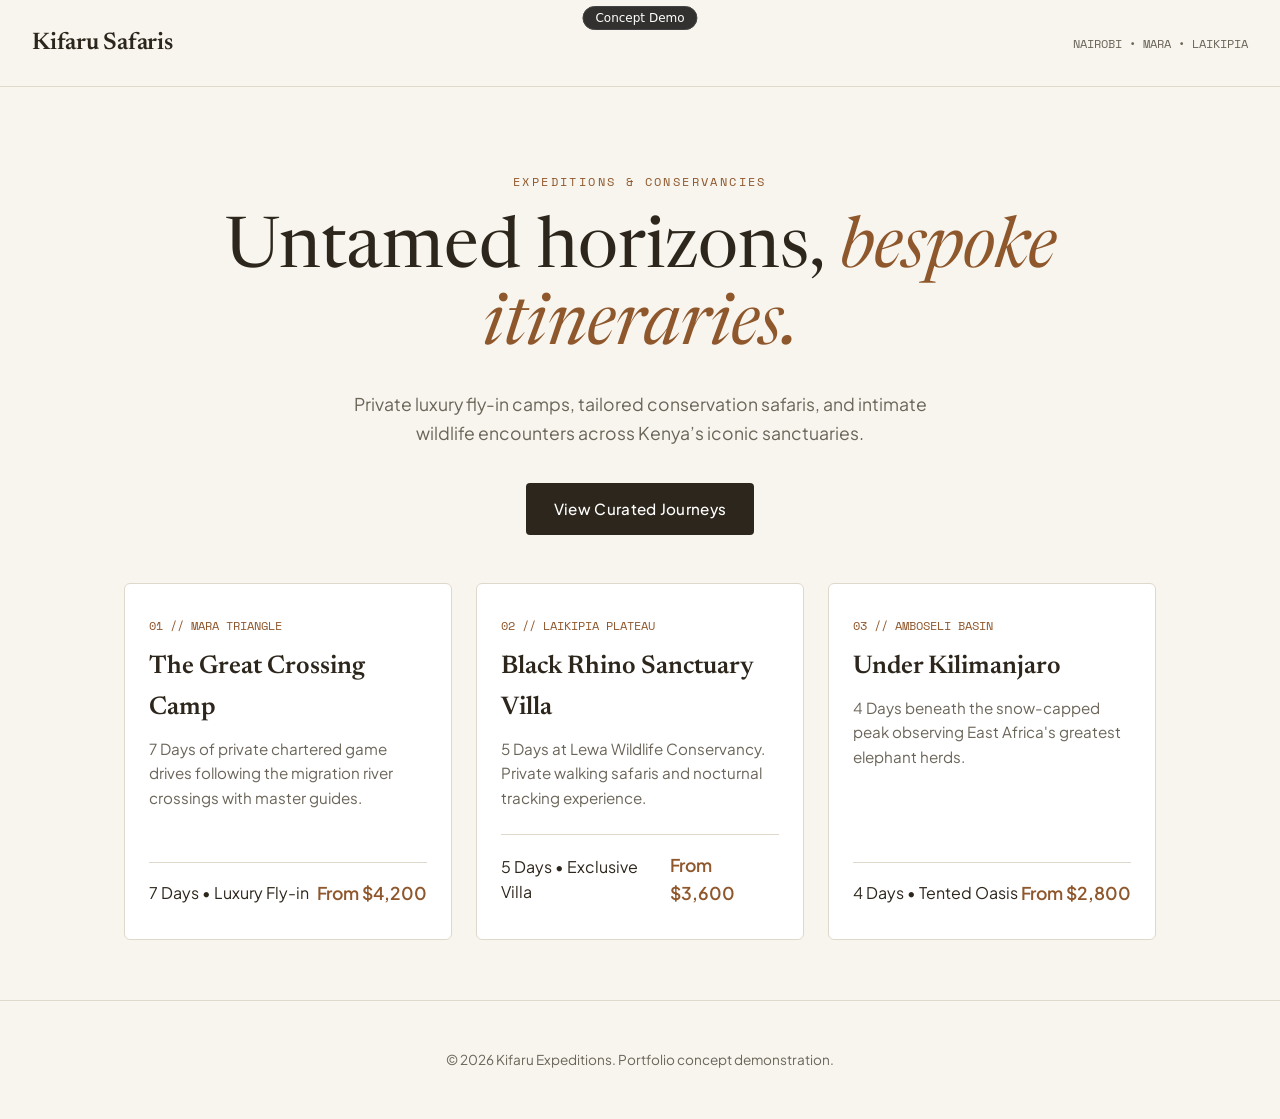
<file: demos/kifaru-safari/index.html>
<!DOCTYPE html>
<html lang="en">
<head>
  <meta charset="utf-8">
  <meta name="viewport" content="width=device-width, initial-scale=1.0">
  <meta name="robots" content="noindex">
  <title>Kifaru Safaris | Luxury Wilderness Expeditions</title>
  <link rel="preconnect" href="https://fonts.googleapis.com">
  <link rel="preconnect" href="https://fonts.gstatic.com" crossorigin>
  <link href="https://fonts.googleapis.com/css2?family=Newsreader:ital,opsz,wght@0,6..72,400;0,6..72,600;1,6..72,400;1,6..72,600&family=Plus+Jakarta+Sans:wght@300;400;500;600&family=Space+Mono&display=swap" rel="stylesheet">
  <style>
    :root {
      --bg: #F7F5EE;
      --card: #FFFFFF;
      --earth: #2D261C;
      --ochre: #8F572C;
      --olive: #4A5144;
      --sand: #EAE5D8;
      --muted: #6B6559;
      --line: #DFD9CC;
    }
    * { box-sizing: border-box; margin: 0; padding: 0; }
    body {
      background: var(--bg);
      color: var(--earth);
      font-family: 'Plus Jakarta Sans', sans-serif;
      line-height: 1.6;
      -webkit-font-smoothing: antialiased;
    }
    header {
      padding: 24px 32px;
      display: flex;
      justify-content: space-between;
      align-items: center;
      border-bottom: 1px solid var(--line);
    }
    .brand {
      font-family: 'Newsreader', serif;
      font-size: 1.5rem;
      font-weight: 600;
      letter-spacing: -0.01em;
    }
    .hero {
      max-width: 980px;
      margin: 80px auto 48px;
      padding: 0 24px;
      text-align: center;
    }
    .tag {
      font-family: 'Space Mono', monospace;
      font-size: 0.75rem;
      letter-spacing: 0.2em;
      color: var(--ochre);
      text-transform: uppercase;
      margin-bottom: 20px;
      display: inline-block;
    }
    .hero h1 {
      font-family: 'Newsreader', serif;
      font-size: clamp(2.4rem, 6.5vw, 4.4rem);
      line-height: 1.1;
      font-weight: 400;
      margin-bottom: 24px;
    }
    .hero h1 em {
      font-style: italic;
      color: var(--ochre);
    }
    .hero p {
      max-width: 620px;
      margin: 0 auto 36px;
      font-size: 1.1rem;
      color: var(--muted);
    }
    .btn {
      display: inline-block;
      padding: 14px 28px;
      border-radius: 4px;
      background: var(--earth);
      color: #FFF;
      text-decoration: none;
      font-weight: 500;
      font-size: 0.95rem;
      letter-spacing: 0.02em;
      transition: opacity 0.2s;
    }
    .btn:hover { opacity: 0.9; }
    .grid {
      display: grid;
      grid-template-columns: repeat(auto-fit, minmax(280px, 1fr));
      gap: 24px;
      max-width: 1080px;
      margin: 40px auto;
      padding: 0 24px;
    }
    .itinerary {
      background: var(--card);
      border: 1px solid var(--line);
      border-radius: 6px;
      padding: 32px 24px;
      display: flex;
      flex-direction: column;
      justify-content: space-between;
    }
    .itin-num {
      font-family: 'Space Mono', monospace;
      font-size: 0.75rem;
      color: var(--ochre);
      margin-bottom: 12px;
    }
    .itinerary h3 {
      font-family: 'Newsreader', serif;
      font-size: 1.6rem;
      font-weight: 600;
      margin-bottom: 8px;
    }
    .itinerary p {
      color: var(--muted);
      font-size: 0.95rem;
      margin-bottom: 24px;
    }
    .itin-footer {
      border-top: 1px solid var(--line);
      padding-top: 16px;
      display: flex;
      justify-content: space-between;
      align-items: center;
    }
    .itin-price {
      font-weight: 600;
      font-size: 1.1rem;
      color: var(--ochre);
    }
    footer {
      text-align: center;
      padding: 48px 24px;
      font-size: 0.85rem;
      color: var(--muted);
      border-top: 1px solid var(--line);
      margin-top: 60px;
    }
  </style>
</head>
<body>
  <div id="cd" style="position:fixed;top:6px;left:50%;transform:translateX(-50%);z-index:99999;background:#000c;color:#fff;font:12px system-ui;padding:4px 12px;border-radius:99px;border:1px solid #444;">Concept Demo</div>
  <header>
    <div class="brand">Kifaru Safaris</div>
    <div style="font-family:'Space Mono',monospace; font-size:0.75rem; color:var(--muted)">NAIROBI • MARA • LAIKIPIA</div>
  </header>
  <main>
    <section class="hero">
      <span class="tag">Expeditions &amp; Conservancies</span>
      <h1>Untamed horizons, <em>bespoke itineraries.</em></h1>
      <p>Private luxury fly-in camps, tailored conservation safaris, and intimate wildlife encounters across Kenya’s iconic sanctuaries.</p>
      <a href="#itineraries" class="btn">View Curated Journeys</a>
    </section>
    <section id="itineraries" class="grid">
      <div class="itinerary">
        <div>
          <div class="itin-num">01 // MARA TRIANGLE</div>
          <h3>The Great Crossing Camp</h3>
          <p>7 Days of private chartered game drives following the migration river crossings with master guides.</p>
        </div>
        <div class="itin-footer">
          <span>7 Days • Luxury Fly-in</span>
          <span class="itin-price">From $4,200</span>
        </div>
      </div>
      <div class="itinerary">
        <div>
          <div class="itin-num">02 // LAIKIPIA PLATEAU</div>
          <h3>Black Rhino Sanctuary Villa</h3>
          <p>5 Days at Lewa Wildlife Conservancy. Private walking safaris and nocturnal tracking experience.</p>
        </div>
        <div class="itin-footer">
          <span>5 Days • Exclusive Villa</span>
          <span class="itin-price">From $3,600</span>
        </div>
      </div>
      <div class="itinerary">
        <div>
          <div class="itin-num">03 // AMBOSELI BASIN</div>
          <h3>Under Kilimanjaro</h3>
          <p>4 Days beneath the snow-capped peak observing East Africa's greatest elephant herds.</p>
        </div>
        <div class="itin-footer">
          <span>4 Days • Tented Oasis</span>
          <span class="itin-price">From $2,800</span>
        </div>
      </div>
    </section>
  </main>
  <footer>
    <p>&copy; 2026 Kifaru Expeditions. Portfolio concept demonstration.</p>
  </footer>
</body>
</html>
</file>
<file: assets/css/main.css>
/* ==========================================================================
   Premium Luxury Editorial Design System — Webquotations / Studio Portfolio
   ========================================================================== */

:root {
  --font-serif: 'Newsreader', Georgia, 'Times New Roman', serif;
  --font-sans: 'Plus Jakarta Sans', -apple-system, BlinkMacSystemFont, 'Segoe UI', Roboto, sans-serif;
  --font-mono: 'Space Mono', 'JetBrains Mono', SFMono-Regular, Menlo, monospace;

  /* ── Premium Warm Parchment Palette (designed default) ── */
  --bg:              #F8F5EF;   /* aged ivory / warm parchment               */
  --bg-subtle:       #F2EDE3;   /* deeper warm recess                        */
  --surface:         #FDFBF7;   /* crisp warm white — cards & surfaces       */
  --surface-alt:     #ECE7DC;   /* warm sand — section backgrounds           */
  --text:            #1C1812;   /* rich warm near-black                      */
  --text-secondary:  #5C5548;   /* warm umber                                */
  --text-tertiary:   #9E9688;   /* warm stone — captions & mono tags         */
  --border:          #DDD7CB;   /* warm linen border                         */
  --border-subtle:   #EAE5DC;   /* barely-there divider                      */
  --border-focus:    #1C1812;

  /* ── Deep Forest Green (primary accent) ── */
  --accent:          #1D3B2C;
  --accent-hover:    #2A5240;
  --accent-light:    #E5EEEA;
  --accent-on:       #FFFFFF;

  /* ── Gold / Brass (luxury secondary accent) ── */
  --gold:            #9C7B3A;
  --gold-light:      #F6EED8;
  --gold-on:         #FFFFFF;

  /* ── Terracotta ── */
  --terracotta:      #9E5030;
  --terracotta-light:#F7ECE6;

  --radius-sm:   3px;
  --radius-md:   6px;
  --radius-lg:   12px;
  --radius-pill: 9999px;

  --shadow-sm:   0 1px 4px rgba(28, 24, 18, 0.05);
  --shadow-md:   0 8px 28px -4px rgba(28, 24, 18, 0.09);
  --shadow-lg:   0 24px 56px -8px rgba(28, 24, 18, 0.12);
  --shadow-card: 0 2px 12px rgba(28, 24, 18, 0.06), 0 0 0 1px var(--border);

  --container-max:    1240px;
  --container-narrow: 840px;
  --header-height:    72px;
}

/* ── Dark mode (kept for the toggle — not auto-applied) ── */
[data-theme="dark"] {
  --bg:              #131210;
  --bg-subtle:       #1A1915;
  --surface:         #1E1C18;
  --surface-alt:     #252320;
  --text:            #F0EDE6;
  --text-secondary:  #9C9589;
  --text-tertiary:   #6B6559;
  --border:          #302D28;
  --border-subtle:   #26231E;
  --border-focus:    #F0EDE6;

  --accent:          #5CA87C;
  --accent-hover:    #70BE92;
  --accent-light:    #182820;
  --accent-on:       #0D1A12;

  --gold:            #C4963D;
  --gold-light:      #2A230F;
  --gold-on:         #1A1200;

  --terracotta:      #D07850;
  --terracotta-light:#2C180E;

  --shadow-sm:   0 1px 4px rgba(0, 0, 0, 0.35);
  --shadow-md:   0 8px 28px -4px rgba(0, 0, 0, 0.50);
  --shadow-lg:   0 24px 56px -8px rgba(0, 0, 0, 0.65);
  --shadow-card: 0 2px 12px rgba(0, 0, 0, 0.30), 0 0 0 1px var(--border);
}


/* ==========================================================================
   Base Styles & Reset
   ========================================================================== */
*, *::before, *::after {
  box-sizing: border-box;
  margin: 0;
  padding: 0;
}

html {
  font-size: 16px;
  scroll-behavior: smooth;
  scroll-padding-top: calc(var(--header-height) + 24px);
  -webkit-text-size-adjust: 100%;
}

body {
  background-color: var(--bg);
  color: var(--text);
  font-family: var(--font-sans);
  font-size: 1rem;
  line-height: 1.65;
  -webkit-font-smoothing: antialiased;
  -moz-osx-font-smoothing: grayscale;
  transition: background-color 0.3s ease, color 0.3s ease;
  overflow-x: hidden;
}

/* Subtle grain / texture overlay — adds tactile paper depth */
body::before {
  content: '';
  position: fixed;
  inset: 0;
  z-index: 0;
  pointer-events: none;
  opacity: 0.035;
  background-image: url("data:image/svg+xml,%3Csvg viewBox='0 0 256 256' xmlns='http://www.w3.org/2000/svg'%3E%3Cfilter id='noise'%3E%3CfeTurbulence type='fractalNoise' baseFrequency='0.9' numOctaves='4' stitchTiles='stitch'/%3E%3C/filter%3E%3Crect width='100%25' height='100%25' filter='url(%23noise)'/%3E%3C/svg%3E");
  background-repeat: repeat;
  background-size: 200px 200px;
}

/* Ensure content sits above the grain */
body > * { position: relative; z-index: 1; }



img, svg {
  display: block;
  max-width: 100%;
  height: auto;
}

a {
  color: inherit;
  text-decoration: none;
}

button, input, select, textarea {
  font: inherit;
  color: inherit;
}

:focus-visible {
  outline: 2px solid var(--accent);
  outline-offset: 3px;
}

/* ==========================================================================
   Typography
   ========================================================================== */
h1, h2, h3, h4, h5, h6 {
  font-family: var(--font-serif);
  font-weight: 400;
  line-height: 1.15;
  color: var(--text);
  letter-spacing: -0.015em;
}

.serif-italic {
  font-family: var(--font-serif);
  font-style: italic;
}

.mono-tag {
  font-family: var(--font-mono);
  font-size: 0.725rem;
  letter-spacing: 0.14em;
  text-transform: uppercase;
  color: var(--text-tertiary);
}

/* ==========================================================================
   Containers & Layout Grids
   ========================================================================== */
.container {
  width: 100%;
  max-width: var(--container-max);
  margin-left: auto;
  margin-right: auto;
  padding-left: clamp(1.25rem, 4vw, 2.5rem);
  padding-right: clamp(1.25rem, 4vw, 2.5rem);
}

.container-narrow {
  width: 100%;
  max-width: var(--container-narrow);
  margin-left: auto;
  margin-right: auto;
  padding-left: clamp(1.25rem, 4vw, 2.5rem);
  padding-right: clamp(1.25rem, 4vw, 2.5rem);
}

/* ==========================================================================
   Navigation & Header
   ========================================================================== */
.site-header {
  position: sticky;
  top: 0;
  z-index: 100;
  height: var(--header-height);
  /* Warm parchment glass — feels intentional and premium */
  background: rgba(248, 245, 239, 0.92);
  backdrop-filter: blur(18px) saturate(1.4);
  -webkit-backdrop-filter: blur(18px) saturate(1.4);
  border-bottom: 1px solid var(--border);
  /* Thin gold hairline above — barely visible, adds depth */
  box-shadow: 0 1px 0 0 rgba(156, 123, 58, 0.08);
  transition: background-color 0.3s ease, border-color 0.3s ease;
}

[data-theme="dark"] .site-header {
  background: rgba(19, 18, 16, 0.92);
  box-shadow: 0 1px 0 0 rgba(196, 150, 61, 0.12);
}

.header-inner {
  display: flex;
  align-items: center;
  justify-content: space-between;
  height: 100%;
}

.brand-mark {
  display: flex;
  align-items: center;
  gap: 12px;
}

.brand-title {
  font-family: var(--font-serif);
  font-size: 1.35rem;
  font-weight: 500;
  letter-spacing: -0.01em;
}

.status-badge {
  display: inline-flex;
  align-items: center;
  gap: 6px;
  padding: 4px 10px;
  background: var(--gold-light);
  color: var(--gold);
  border: 1px solid rgba(156, 123, 58, 0.2);
  border-radius: var(--radius-pill);
  font-size: 0.75rem;
  font-weight: 600;
  letter-spacing: 0.01em;
}

[data-theme="dark"] .status-badge {
  background: var(--gold-light);
  color: var(--gold);
  border-color: rgba(196, 150, 61, 0.25);
}

.status-dot {
  width: 6px;
  height: 6px;
  border-radius: 50%;
  background-color: currentColor;
  position: relative;
}

.status-dot::after {
  content: '';
  position: absolute;
  inset: -3px;
  border-radius: 50%;
  background-color: currentColor;
  opacity: 0.35;
  animation: pulse-ring 2s infinite ease-out;
}

@keyframes pulse-ring {
  0% { transform: scale(0.8); opacity: 0.6; }
  100% { transform: scale(2.2); opacity: 0; }
}

.header-nav {
  display: flex;
  align-items: center;
  gap: 28px;
}

.nav-link {
  font-size: 0.875rem;
  font-weight: 500;
  color: var(--text-secondary);
  transition: color 0.15s ease;
}

.nav-link:hover, .nav-link.active {
  color: var(--text);
}

.theme-toggle {
  background: transparent;
  border: 1px solid var(--border);
  border-radius: var(--radius-pill);
  width: 36px;
  height: 36px;
  display: flex;
  align-items: center;
  justify-content: center;
  cursor: pointer;
  color: var(--text-secondary);
  transition: all 0.2s ease;
}

.theme-toggle:hover {
  color: var(--text);
  border-color: var(--text);
}

/* ==========================================================================
   Buttons & Links
   ========================================================================== */
.btn {
  display: inline-flex;
  align-items: center;
  justify-content: center;
  gap: 8px;
  padding: 12px 24px;
  font-size: 0.875rem;
  font-weight: 600;
  border-radius: var(--radius-sm);
  transition: all 0.2s cubic-bezier(0.16, 1, 0.3, 1);
  cursor: pointer;
  border: 1px solid transparent;
  white-space: nowrap;
}

.btn-primary {
  background: var(--text);
  color: var(--bg);
}

.btn-primary:hover {
  opacity: 0.9;
  transform: translateY(-1px);
}

.btn-accent {
  background: var(--accent);
  color: var(--accent-on);
}

.btn-accent:hover {
  background: var(--accent-hover);
  transform: translateY(-1px);
}

.btn-outline {
  background: transparent;
  border-color: var(--border);
  color: var(--text);
}

.btn-outline:hover {
  border-color: var(--text);
  background: var(--surface-alt);
}

.btn-sm {
  padding: 8px 16px;
  font-size: 0.8125rem;
}

/* ==========================================================================
   Editorial Hero Section
   ========================================================================== */
.hero-section {
  padding-top: clamp(3.5rem, 8vw, 7rem);
  padding-bottom: clamp(3.5rem, 8vw, 6rem);
  border-bottom: 1px solid var(--border);
  /* Warm light wash — like studio morning light on parchment */
  background:
    radial-gradient(ellipse 80% 60% at 30% -10%, rgba(156, 123, 58, 0.06) 0%, transparent 60%),
    radial-gradient(ellipse 60% 50% at 80% 110%, rgba(29, 59, 44, 0.04) 0%, transparent 55%),
    var(--bg);
}

[data-theme="dark"] .hero-section {
  background:
    radial-gradient(ellipse 80% 60% at 30% -10%, rgba(196, 150, 61, 0.04) 0%, transparent 60%),
    radial-gradient(ellipse 60% 50% at 80% 110%, rgba(92, 168, 124, 0.03) 0%, transparent 55%),
    var(--bg);
}

.hero-meta {
  display: flex;
  align-items: center;
  gap: 16px;
  margin-bottom: 24px;
}

.hero-title {
  font-size: clamp(2.6rem, 6.5vw, 5.2rem);
  font-weight: 400;
  line-height: 1.08;
  letter-spacing: -0.025em;
  max-width: 17ch;
  margin-bottom: 32px;
}

.hero-bio {
  font-size: clamp(1.05rem, 2vw, 1.25rem);
  line-height: 1.6;
  color: var(--text-secondary);
  max-width: 58ch;
  margin-bottom: 40px;
}

.hero-actions {
  display: flex;
  flex-wrap: wrap;
  gap: 16px;
  align-items: center;
}

.hero-indicators {
  margin-top: clamp(3rem, 6vw, 5rem);
  display: grid;
  grid-template-columns: repeat(auto-fit, minmax(200px, 1fr));
  gap: 24px;
  padding-top: 32px;
  border-top: 1px solid var(--border-subtle);
}

.indicator-item {
  display: flex;
  flex-direction: column;
  gap: 4px;
}

.indicator-value {
  font-family: var(--font-serif);
  font-size: 1.5rem;
  font-weight: 500;
  color: var(--text);
}

.indicator-label {
  font-size: 0.85rem;
  color: var(--text-secondary);
}

/* ==========================================================================
   Selected Works / Demos Section
   ========================================================================== */
.section-header {
  display: flex;
  flex-direction: column;
  gap: 12px;
  margin-bottom: clamp(2.5rem, 5vw, 4rem);
}

.section-title-wrap {
  display: flex;
  align-items: baseline;
  justify-content: space-between;
  flex-wrap: wrap;
  gap: 16px;
}

.section-title {
  font-size: clamp(2rem, 4vw, 3rem);
}

.section-desc {
  font-size: 1.05rem;
  color: var(--text-secondary);
  max-width: 56ch;
}

.works-grid {
  display: flex;
  flex-direction: column;
  gap: clamp(2.5rem, 5vw, 4.5rem);
}

.work-card {
  display: grid;
  grid-template-columns: 1.15fr 1fr;
  gap: clamp(2rem, 4vw, 3.5rem);
  align-items: center;
  padding-bottom: clamp(2.5rem, 5vw, 4.5rem);
  border-bottom: 1px solid var(--border-subtle);
}

.work-card:last-child {
  border-bottom: none;
  padding-bottom: 0;
}

.work-card.reverse {
  grid-template-columns: 1fr 1.15fr;
}

.work-card.reverse .work-visual {
  order: 2;
}

.work-card.reverse .work-content {
  order: 1;
}

.work-visual {
  position: relative;
  background: var(--surface-alt);
  border: 1px solid var(--border);
  border-radius: var(--radius-md);
  overflow: hidden;
  aspect-ratio: 16 / 10;
  transition: transform 0.3s cubic-bezier(0.16, 1, 0.3, 1), box-shadow 0.3s ease;
}

.work-visual:hover {
  transform: translateY(-2px);
  box-shadow: var(--shadow-md);
}

.work-visual::after {
  content: 'Interactive Demo ↗';
  position: absolute;
  bottom: 12px;
  right: 12px;
  background: rgba(18, 19, 18, 0.85);
  color: #FFFFFF;
  backdrop-filter: blur(8px);
  -webkit-backdrop-filter: blur(8px);
  padding: 5px 12px;
  border-radius: var(--radius-pill);
  font-family: var(--font-sans);
  font-size: 0.725rem;
  font-weight: 600;
  letter-spacing: 0.03em;
  opacity: 0;
  transform: translateY(4px);
  transition: all 0.2s ease;
  pointer-events: none;
}

.work-visual:hover::after {
  opacity: 1;
  transform: translateY(0);
}

.work-img {
  width: 100%;
  height: 100%;
  object-fit: cover;
  object-position: center top;
}

.work-content {
  display: flex;
  flex-direction: column;
  gap: 16px;
}

.work-meta-top {
  display: flex;
  align-items: center;
  gap: 12px;
}

.work-title {
  font-size: clamp(1.8rem, 3.2vw, 2.4rem);
  font-weight: 500;
}

.work-type {
  font-size: 0.925rem;
  color: var(--terracotta);
  font-weight: 500;
}

.work-blurb {
  font-size: 1rem;
  color: var(--text-secondary);
  line-height: 1.6;
}

.work-tags {
  display: flex;
  flex-wrap: wrap;
  gap: 8px;
  margin-top: 4px;
}

.tag-badge {
  font-size: 0.75rem;
  padding: 4px 10px;
  background: var(--surface-alt);
  border: 1px solid var(--border-subtle);
  border-radius: var(--radius-pill);
  color: var(--text-secondary);
}

.work-links {
  display: flex;
  align-items: center;
  gap: 14px;
  margin-top: 8px;
}

/* ==========================================================================
   Studio Philosophy & Disciplines
   ========================================================================== */
.philosophy-grid {
  display: grid;
  grid-template-columns: repeat(auto-fit, minmax(260px, 1fr));
  gap: 32px;
}

.philosophy-item {
  border-top: 1px solid var(--border);
  padding-top: 24px;
  display: flex;
  flex-direction: column;
  gap: 12px;
}

.philosophy-num {
  font-family: var(--font-mono);
  font-size: 0.8rem;
  color: var(--gold);
}

.philosophy-title {
  font-size: 1.35rem;
  font-weight: 500;
}

.philosophy-desc {
  font-size: 0.925rem;
  color: var(--text-secondary);
  line-height: 1.65;
}

/* ==========================================================================
   Editorial Services Section
   ========================================================================== */
.services-list {
  display: grid;
  grid-template-columns: 1fr;
  border-top: 1px solid var(--border);
}

.service-row {
  display: grid;
  grid-template-columns: 80px 240px 1fr;
  gap: 24px;
  align-items: baseline;
  padding: 28px 0;
  border-bottom: 1px solid var(--border-subtle);
}

.service-num {
  font-family: var(--font-mono);
  font-size: 0.8rem;
  color: var(--text-tertiary);
}

.service-name {
  font-family: var(--font-serif);
  font-size: 1.35rem;
  font-weight: 500;
}

.service-summary {
  font-size: 0.95rem;
  color: var(--text-secondary);
  line-height: 1.6;
}

/* ==========================================================================
   Editorial CTA Banner
   ========================================================================== */
.cta-banner {
  background: linear-gradient(135deg, var(--surface) 0%, var(--gold-light) 100%);
  border: 1px solid rgba(156, 123, 58, 0.22);
  border-left: 3px solid var(--gold);
  border-radius: var(--radius-lg);
  padding: clamp(2.5rem, 6vw, 4.5rem);
  display: flex;
  flex-direction: column;
  gap: 24px;
  align-items: flex-start;
  box-shadow: var(--shadow-sm);
  margin-top: clamp(3rem, 6vw, 5rem);
  position: relative;
  overflow: hidden;
}

/* Warm glow spot top-right */
.cta-banner::before {
  content: '';
  position: absolute;
  top: -40px;
  right: -40px;
  width: 240px;
  height: 240px;
  border-radius: 50%;
  background: radial-gradient(circle, rgba(156, 123, 58, 0.07) 0%, transparent 70%);
  pointer-events: none;
}

[data-theme="dark"] .cta-banner {
  background: linear-gradient(135deg, var(--surface) 0%, var(--gold-light) 100%);
  border-color: rgba(196, 150, 61, 0.25);
  border-left-color: var(--gold);
}

.cta-banner h2 {
  font-size: clamp(2rem, 4vw, 3.2rem);
  max-width: 20ch;
}

.cta-banner p {
  color: var(--text-secondary);
  font-size: 1.1rem;
  max-width: 54ch;
}

/* ==========================================================================
   Interactive Quote Builder (quote/index.html)
   ========================================================================== */
.quote-layout {
  display: grid;
  grid-template-columns: 1fr 380px;
  gap: 48px;
  align-items: start;
  margin-top: 36px;
}

.quote-group {
  margin-bottom: 40px;
  border: none;
  padding: 0;
}

.quote-legend {
  display: flex;
  flex-direction: column;
  gap: 4px;
  margin-bottom: 16px;
  width: 100%;
}

.quote-legend-title {
  font-family: var(--font-serif);
  font-size: 1.45rem;
  font-weight: 500;
  color: var(--text);
}

.quote-legend-desc {
  font-size: 0.875rem;
  color: var(--text-secondary);
}

.options-stack {
  display: flex;
  flex-direction: column;
  gap: 10px;
}

.quote-card-opt {
  display: grid;
  grid-template-columns: auto 1fr auto;
  gap: 16px;
  align-items: center;
  padding: 16px 18px;
  background: var(--surface);
  border: 1px solid var(--border);
  border-radius: var(--radius-md);
  cursor: pointer;
  transition: all 0.2s cubic-bezier(0.16, 1, 0.3, 1);
  user-select: none;
}

.quote-card-opt:hover {
  border-color: var(--text-tertiary);
  background: var(--surface-alt);
}

.quote-card-opt:has(input:checked) {
  border-color: var(--accent);
  background: var(--surface);
  box-shadow: inset 0 0 0 1px var(--accent), var(--shadow-sm);
}

.quote-card-opt input[type="radio"],
.quote-card-opt input[type="checkbox"] {
  accent-color: var(--accent);
  width: 18px;
  height: 18px;
  cursor: pointer;
}

.opt-details {
  display: flex;
  flex-direction: column;
  gap: 3px;
}

.opt-label {
  font-weight: 600;
  font-size: 0.95rem;
  color: var(--text);
}

.opt-note {
  font-size: 0.825rem;
  color: var(--text-secondary);
  line-height: 1.4;
}

.opt-features {
  display: flex;
  flex-wrap: wrap;
  gap: 6px;
  margin-top: 6px;
}

.opt-pill {
  font-size: 0.7rem;
  padding: 2px 8px;
  background: var(--surface-alt);
  border-radius: var(--radius-pill);
  color: var(--text-secondary);
}

.opt-price-col {
  text-align: right;
  display: flex;
  flex-direction: column;
  align-items: flex-end;
  gap: 8px;
}

.opt-price {
  font-family: var(--font-mono);
  font-weight: 600;
  font-size: 0.925rem;
  color: var(--text);
  white-space: nowrap;
}

.opt-qty-stepper {
  display: inline-flex;
  align-items: center;
  border: 1px solid var(--border);
  border-radius: var(--radius-sm);
  background: var(--surface);
}

.qty-btn {
  background: transparent;
  border: none;
  padding: 4px 8px;
  cursor: pointer;
  color: var(--text);
}

.qty-input {
  width: 44px;
  text-align: center;
  border: none;
  background: transparent;
  font-family: var(--font-mono);
  font-size: 0.85rem;
  font-weight: 600;
}

/* Statement of Investment (Sticky Summary on Desktop) */
.quote-summary-card {
  position: sticky;
  top: calc(var(--header-height) + 24px);
  background: var(--surface);
  border: 1px solid var(--border);
  border-radius: var(--radius-lg);
  padding: 28px;
  box-shadow: var(--shadow-md);
  display: flex;
  flex-direction: column;
  gap: 20px;
}

.summary-heading {
  display: flex;
  align-items: baseline;
  justify-content: space-between;
  border-bottom: 1px solid var(--border);
  padding-bottom: 14px;
}

.summary-title {
  font-family: var(--font-serif);
  font-size: 1.4rem;
  font-weight: 500;
}

.summary-items-list {
  list-style: none;
  display: flex;
  flex-direction: column;
  gap: 10px;
  max-height: 280px;
  overflow-y: auto;
  padding-right: 4px;
}

.summary-item-row {
  display: flex;
  justify-content: space-between;
  align-items: baseline;
  font-size: 0.875rem;
  gap: 12px;
}

.summary-item-label {
  color: var(--text-secondary);
}

.summary-item-val {
  font-family: var(--font-mono);
  font-weight: 500;
  color: var(--text);
  white-space: nowrap;
}

.summary-totals {
  border-top: 1px solid var(--border);
  padding-top: 16px;
  display: flex;
  flex-direction: column;
  gap: 12px;
}

.total-row {
  display: flex;
  justify-content: space-between;
  align-items: baseline;
}

.total-main {
  font-family: var(--font-mono);
  font-size: 1.6rem;
  font-weight: 700;
  color: var(--text);
}

.deposit-callout {
  background: var(--accent-light);
  color: var(--accent);
  padding: 10px 14px;
  border-radius: var(--radius-sm);
  font-size: 0.8125rem;
  display: flex;
  justify-content: space-between;
  font-weight: 500;
}

.quote-inputs-group {
  display: flex;
  flex-direction: column;
  gap: 12px;
}

.quote-field {
  width: 100%;
  padding: 10px 14px;
  background: var(--bg-subtle);
  border: 1px solid var(--border);
  border-radius: var(--radius-sm);
  color: var(--text);
  font-size: 0.875rem;
  transition: border-color 0.15s;
}

.quote-field:focus {
  outline: none;
  border-color: var(--text);
}

.quote-btn-stack {
  display: flex;
  flex-direction: column;
  gap: 10px;
}

/* Mobile Sticky Bar for Quote */
.mobile-quote-bar {
  display: none;
  position: fixed;
  bottom: 0;
  left: 0;
  right: 0;
  z-index: 90;
  background: var(--surface);
  border-top: 1px solid var(--border);
  padding: 12px 20px;
  box-shadow: 0 -4px 16px rgba(0, 0, 0, 0.08);
  justify-content: space-between;
  align-items: center;
}

.mobile-quote-total-group {
  display: flex;
  flex-direction: column;
}

.mobile-total-label {
  font-size: 0.75rem;
  color: var(--text-secondary);
}

.mobile-total-val {
  font-family: var(--font-mono);
  font-size: 1.25rem;
  font-weight: 700;
  color: var(--text);
}

/* ==========================================================================
   Interactive Device Preview Modal
   ========================================================================== */
.preview-modal-backdrop {
  position: fixed;
  inset: 0;
  z-index: 1000;
  background: rgba(18, 19, 18, 0.75);
  backdrop-filter: blur(8px);
  -webkit-backdrop-filter: blur(8px);
  display: flex;
  align-items: center;
  justify-content: center;
  padding: 20px;
  opacity: 0;
  pointer-events: none;
  transition: opacity 0.25s ease;
}

.preview-modal-backdrop.open {
  opacity: 1;
  pointer-events: auto;
}

.preview-modal-box {
  width: 100%;
  max-width: 1100px;
  height: 90vh;
  background: var(--surface);
  border: 1px solid var(--border);
  border-radius: var(--radius-lg);
  box-shadow: var(--shadow-lg);
  display: flex;
  flex-direction: column;
  overflow: hidden;
  transform: translateY(12px) scale(0.98);
  transition: transform 0.25s cubic-bezier(0.16, 1, 0.3, 1);
}

.preview-modal-backdrop.open .preview-modal-box {
  transform: translateY(0) scale(1);
}

.preview-modal-header {
  padding: 14px 20px;
  border-bottom: 1px solid var(--border);
  display: flex;
  align-items: center;
  justify-content: space-between;
  background: var(--bg-subtle);
}

.preview-device-switcher {
  display: inline-flex;
  background: var(--surface);
  border: 1px solid var(--border);
  border-radius: var(--radius-pill);
  padding: 2px;
}

.device-btn {
  background: transparent;
  border: none;
  padding: 4px 12px;
  font-size: 0.75rem;
  font-weight: 600;
  border-radius: var(--radius-pill);
  cursor: pointer;
  color: var(--text-secondary);
  transition: all 0.15s;
}

.device-btn.active {
  background: var(--text);
  color: var(--bg);
}

.preview-frame-wrap {
  flex: 1;
  background: var(--bg-subtle);
  display: flex;
  align-items: center;
  justify-content: center;
  padding: 20px;
  overflow: hidden;
}

.preview-frame {
  width: 100%;
  height: 100%;
  border: none;
  background: #FFF;
  border-radius: var(--radius-md);
  box-shadow: var(--shadow-md);
  transition: all 0.3s cubic-bezier(0.16, 1, 0.3, 1);
}

.preview-frame.phone-mode {
  width: 390px;
  height: 780px;
  max-height: 100%;
  border-radius: 36px;
  border: 8px solid #222;
  box-shadow: var(--shadow-lg);
}

/* ==========================================================================
   Colophon / Footer
   ========================================================================== */
.site-footer {
  border-top: 1px solid var(--border);
  padding: clamp(3rem, 6vw, 5rem) 0 3rem;
  margin-top: clamp(4rem, 8vw, 7rem);
}

.footer-grid {
  display: grid;
  grid-template-columns: 2fr 1fr 1fr;
  gap: 40px;
  margin-bottom: 48px;
}

.footer-brand {
  display: flex;
  flex-direction: column;
  gap: 12px;
  max-width: 40ch;
}

.footer-nav-col {
  display: flex;
  flex-direction: column;
  gap: 12px;
}

.footer-heading {
  font-family: var(--font-mono);
  font-size: 0.75rem;
  letter-spacing: 0.12em;
  text-transform: uppercase;
  color: var(--text-tertiary);
  margin-bottom: 4px;
}

.footer-bottom {
  display: flex;
  justify-content: space-between;
  align-items: center;
  flex-wrap: wrap;
  gap: 16px;
  padding-top: 24px;
  border-top: 1px solid var(--border-subtle);
  font-size: 0.8125rem;
  color: var(--text-tertiary);
}

/* ==========================================================================
   Responsive Breakpoints
   ========================================================================== */
@media (max-width: 960px) {
  .work-card, .work-card.reverse {
    grid-template-columns: 1fr;
    gap: 24px;
  }
  .work-card.reverse .work-visual {
    order: 1;
  }
  .work-card.reverse .work-content {
    order: 2;
  }
  .service-row {
    grid-template-columns: 60px 1fr;
  }
  .service-summary {
    grid-column: 2;
  }
  .quote-layout {
    grid-template-columns: 1fr;
  }
  .quote-summary-card {
    position: static;
  }
  .mobile-quote-bar {
    display: flex;
  }
  .footer-grid {
    grid-template-columns: 1fr;
    gap: 32px;
  }
}

@media (max-width: 640px) {
  .hero-indicators {
    grid-template-columns: 1fr;
    gap: 16px;
  }
  .service-row {
    grid-template-columns: 1fr;
    gap: 8px;
  }
  .service-summary {
    grid-column: 1;
  }
  .quote-card-opt {
    grid-template-columns: auto 1fr;
    align-items: start;
  }
  .opt-price-col {
    grid-column: 2;
    align-items: flex-start;
    text-align: left;
    margin-top: 6px;
  }
  .header-nav {
    display: none;
  }
}

.opt-timeframe{display:block;margin-top:6px;font-size:.775rem;color:var(--text-tertiary,#9E9688)}
.journey-section{margin-top:2rem;border-top:1px solid var(--border,#DDD7CB);padding-top:1.5rem}
.journey-header{display:flex;justify-content:space-between;align-items:flex-end;gap:12px;flex-wrap:wrap;margin-bottom:12px}
.journey-title{margin:0;font-family:var(--font-serif,serif);font-size:1.25rem}
.journey-sub{margin:4px 0 0;color:var(--text-secondary,#6b6458);font-size:.9rem}
.journey-list{display:grid;gap:8px}
.journey-stage{border:1px solid var(--border-subtle,#EAE5DC);border-radius:var(--radius-md,6px);background:var(--surface,#FDFBF7);overflow:hidden}
.journey-stage summary{display:flex;align-items:center;gap:12px;padding:12px 14px;cursor:pointer;list-style:none}
.journey-stage summary::-webkit-details-marker{display:none}
.journey-stage summary::after{content:"";width:8px;height:8px;border-right:2px solid currentColor;border-bottom:2px solid currentColor;transform:rotate(45deg);transition:transform .15s}
.journey-stage[open] summary::after{transform:rotate(-135deg)}
.journey-num{flex:none;width:28px;height:28px;border-radius:50%;background:var(--accent,#b98b35);color:var(--bg,#fff);display:grid;place-items:center;font-size:.8rem;font-weight:700}
.journey-phase{flex:1;font-weight:600}.journey-phase small{display:block;font-weight:400;color:var(--text-tertiary,#9E9688)}
.journey-range{font-family:var(--font-mono,monospace);font-size:.85rem;white-space:nowrap}
.journey-body{padding:0 14px 14px}.journey-body ul{margin:0 0 10px 18px}
.delivery-row{display:flex;justify-content:space-between;gap:12px;padding-top:8px;font-size:.875rem;color:var(--text-secondary,#6b6458)}
@media (prefers-reduced-motion:reduce){.journey-stage summary::after{transition:none}}
</file>
